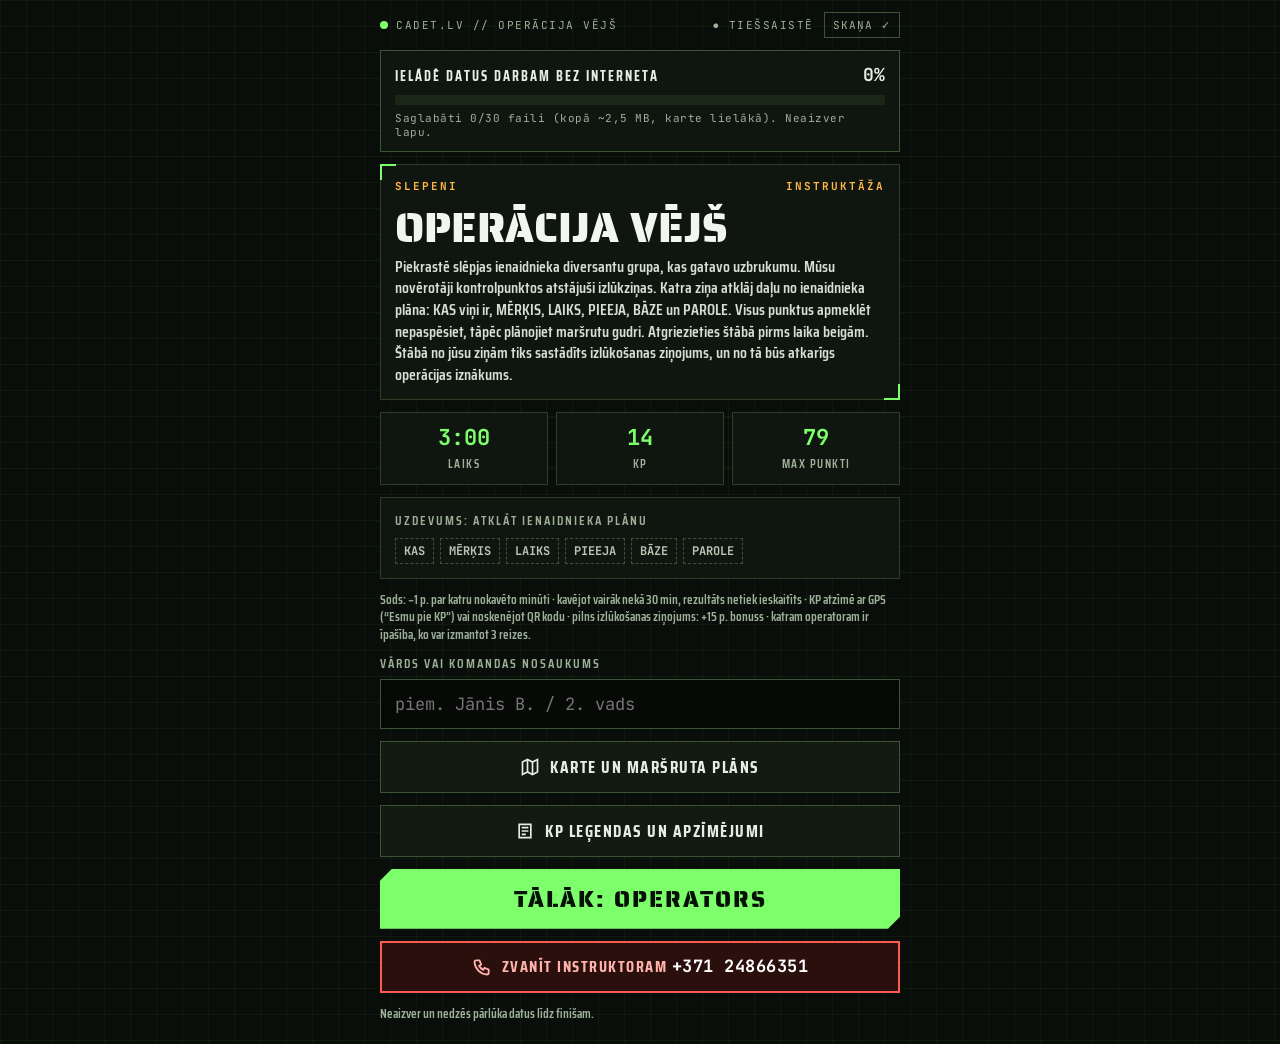
<file: index.html>
<!doctype html>
<html lang="lv">
<head>
<meta charset="utf-8">
<meta name="viewport" content="width=device-width,initial-scale=1,viewport-fit=cover">
<meta name="theme-color" content="#0a0e0a">
<title>Misija · CADET.LV</title>
<link rel="manifest" href="site.webmanifest">
<link rel="icon" href="favicon-32.png">
<link rel="apple-touch-icon" href="apple-touch-icon.png">
<link rel="stylesheet" href="fonts/fonts.css">
<style>
:root{--bg:#0a0e0a;--panel:#0f150f;--line:#2c3d28;--line2:#3d5338;--txt:#E6EDE3;--mut:#9DB19A;--g:#7CFF6B;--amber:#FFB547;--red:#FF5A4E;--acc:#7CFF6B;--accsoft:rgba(124,255,107,.35)}
*{box-sizing:border-box}
html,body{margin:0;background:#070a07;color:var(--txt);-webkit-tap-highlight-color:transparent}
body{font:600 16px/1.35 'Saira Condensed',system-ui,sans-serif;min-height:100vh;
  background-color:var(--bg);background-image:linear-gradient(rgba(124,255,107,.05) 1px,transparent 1px),linear-gradient(90deg,rgba(124,255,107,.05) 1px,transparent 1px);background-size:26px 26px;
  padding:calc(12px + env(safe-area-inset-top)) 14px calc(22px + env(safe-area-inset-bottom))}
.wrap{max-width:520px;margin:0 auto;display:flex;flex-direction:column;gap:12px}
.mono{font-family:'JetBrains Mono',ui-monospace,monospace}
.st{font-family:'Saira Stencil One','Saira Condensed',sans-serif;font-weight:400}
.mut{color:var(--mut)}.small{font-size:13px}
.hidden{display:none!important}
.bar{display:flex;align-items:center;justify-content:space-between;font:400 11px 'JetBrains Mono',monospace;letter-spacing:1.5px;color:var(--mut)}
.dot{display:inline-block;width:8px;height:8px;border-radius:50%;background:var(--acc);margin-right:8px;animation:blink 1.6s infinite}
@keyframes blink{50%{opacity:.25}}
.panel{border:1px solid var(--line);background:var(--panel);padding:14px;position:relative}
.corner:before,.corner:after{content:"";position:absolute;width:14px;height:14px}
.corner:before{top:-1px;left:-1px;border-top:2px solid var(--acc);border-left:2px solid var(--acc)}
.corner:after{bottom:-1px;right:-1px;border-bottom:2px solid var(--acc);border-right:2px solid var(--acc)}
.lbl{font-size:13px;letter-spacing:2px;color:var(--mut);text-transform:uppercase}
.tiles{display:grid;grid-template-columns:repeat(3,minmax(0,1fr));gap:8px}
.tile{border:1px solid var(--line);background:var(--panel);padding:10px 6px;text-align:center}
.tile b{display:block;font:700 22px 'JetBrains Mono',monospace;color:var(--acc)}
.tile span{font-size:12px;letter-spacing:1.5px;color:var(--mut)}
.chips{display:flex;flex-wrap:wrap;gap:6px}
.chip{border:1px dashed var(--line2);padding:4px 8px;color:#B7C6B2;font:700 12px 'JetBrains Mono',monospace}
.fgrid{display:grid;grid-template-columns:repeat(3,minmax(0,1fr));gap:6px;text-align:center;font:700 12px 'JetBrains Mono',monospace}
.fgrid span{border:1px dashed var(--line2);color:#6f8a6a;padding:7px 0}
.fgrid span.on{background:#173a14;border:1px solid var(--g);color:var(--g)}
input,select{width:100%;height:50px;background:#060906;border:1px solid var(--line2);color:var(--txt);font:400 17px 'JetBrains Mono',monospace;padding:0 14px;outline:none;border-radius:0}
select{appearance:none;-webkit-appearance:none}
input:focus,select:focus{border-color:var(--acc)}
.btn{display:flex;align-items:center;justify-content:center;gap:10px;width:100%;min-height:52px;border:1px solid var(--line2);background:#121a11;color:var(--txt);font:700 17px 'Saira Condensed',sans-serif;letter-spacing:1.5px;cursor:pointer;text-decoration:none;padding:8px 12px}
.btn svg{flex:none}
.btn.cta{border:0;background:var(--acc);color:#061006;min-height:60px;font:400 23px 'Saira Stencil One',sans-serif;letter-spacing:2px;clip-path:polygon(12px 0,100% 0,100% calc(100% - 12px),calc(100% - 12px) 100%,0 100%,0 12px)}
.btn.big{min-height:84px;clip-path:polygon(14px 0,100% 0,100% calc(100% - 14px),calc(100% - 14px) 100%,0 100%,0 14px)}
.btn.warn{border-color:var(--amber);color:var(--amber);background:transparent;font-weight:800;letter-spacing:2px}
.btn.ghost{background:transparent}
.btn:disabled{opacity:.4}
.grid4{display:grid;grid-template-columns:repeat(auto-fit,minmax(62px,1fr));gap:6px}
.sq{display:flex;flex-direction:column;align-items:center;justify-content:center;gap:3px;height:66px;border:1px solid var(--line2);background:#121a11;color:var(--txt);font:700 13px 'Saira Condensed',sans-serif;letter-spacing:.8px;cursor:pointer}
.sq.ab{border-color:var(--acc);background:#102910;color:var(--acc)}
.sq:disabled{opacity:.4}
.pulse{position:relative;width:40px;height:40px;flex:none}
.pulse:before{content:"";position:absolute;inset:0;border-radius:50%;border:2px solid #061006;animation:pulse 1.8s infinite}
@keyframes pulse{0%{transform:scale(.6);opacity:.9}100%{transform:scale(1.6);opacity:0}}
.intel{border:1px solid var(--line);border-left:3px solid var(--amber);background:var(--panel);padding:9px 12px;margin-top:8px}
.intel .h{display:flex;justify-content:space-between;gap:8px;font:400 11px 'JetBrains Mono',monospace;color:var(--amber);letter-spacing:1px}
.intel .t{font-size:15px;line-height:1.3;margin-top:4px;color:#D6DFD2;font-weight:600}
.tag{display:inline-block;font:700 10px 'JetBrains Mono',monospace;padding:1px 5px;border:1px solid var(--g);color:var(--g);margin-left:4px}
.armed{border:1px solid var(--acc);background:#102910;color:var(--acc);padding:10px 12px;font:700 15px 'Saira Condensed',sans-serif;letter-spacing:1px;display:flex;gap:10px;align-items:center}
details>summary{cursor:pointer;list-style:none}details>summary::-webkit-details-marker{display:none}
/* Pārklājumi */
.ov{position:fixed;inset:0;z-index:50;background:rgba(5,8,5,.97);display:flex;flex-direction:column;align-items:center;justify-content:center;padding:18px;overflow:auto}
.ov .box{width:100%;max-width:460px;display:flex;flex-direction:column;gap:12px}
.ov video{width:100%;max-width:460px;aspect-ratio:3/4;object-fit:cover;background:#000;border:1px solid var(--line2)}
.frame{position:relative;width:100%;max-width:460px}
.frame:after{content:"";position:absolute;inset:18%;border:3px solid var(--g);box-shadow:0 0 0 2000px rgba(0,0,0,.25)}
.radar{position:relative;width:min(300px,78vw);aspect-ratio:1;border-radius:50%;background:#071207;border:2px solid #2f6b28;box-shadow:0 0 40px rgba(124,255,107,.15) inset;overflow:hidden;margin:0 auto}
.radar svg{position:absolute;inset:0;width:100%;height:100%}
.radar .sw{position:absolute;inset:0;border-radius:50%;background:conic-gradient(from 0deg,rgba(124,255,107,0) 0deg,rgba(124,255,107,0) 290deg,rgba(124,255,107,.55) 358deg,rgba(124,255,107,0) 360deg);animation:spin 2.4s linear infinite}
.radar .rg{position:absolute;inset:0;border-radius:50%;border:2px solid rgba(124,255,107,.6);animation:ring 2.4s ease-out infinite}
.radar .c{position:absolute;left:50%;top:50%;width:12px;height:12px;margin:-6px;border-radius:50%;background:var(--g);box-shadow:0 0 12px var(--g)}
@keyframes spin{to{transform:rotate(360deg)}}
@keyframes ring{0%{transform:scale(.2);opacity:.8}100%{transform:scale(1);opacity:0}}
.sig{display:flex;align-items:flex-end;gap:4px;height:30px}.sig i{width:7px;background:#2c3d28}
.prog{height:6px;background:#1a2618;position:relative}.prog i{position:absolute;left:0;top:0;bottom:0;background:var(--g);transition:width .3s linear}
.stamp{position:relative;width:150px;height:150px;margin:0 auto;animation:pop .6s ease-out both}
.stamp b{position:absolute;inset:0;display:flex;align-items:center;justify-content:center;font:400 58px 'Saira Stencil One',sans-serif}
@keyframes pop{0%{transform:scale(1.6);opacity:0}60%{transform:scale(.95);opacity:1}100%{transform:scale(1)}}
.newfact{position:relative;border:1px solid var(--g);background:#102910;padding:11px 13px;overflow:hidden}
.newfact:after{content:"";position:absolute;left:0;right:0;height:2px;background:rgba(124,255,107,.5);animation:scan 2.2s linear infinite}
@keyframes scan{0%{top:0}100%{top:100%}}
.newfact .h{font:700 12px 'JetBrains Mono',monospace;color:var(--g);letter-spacing:1.5px}
.newfact .t{font-size:17px;line-height:1.35;margin-top:4px;color:#E9F7E5}
.pips{display:grid;grid-auto-flow:column;grid-auto-columns:1fr;gap:4px}.pips i{height:10px;background:#2c3d28}.pips i.on{background:var(--g)}
.dia{display:inline-block;width:14px;height:14px;transform:rotate(45deg);border:2px solid var(--line2);margin:0 5px}.dia.on{background:var(--acc);border-color:var(--acc)}
/* Operatori */
.opgrid{display:grid;grid-template-columns:repeat(3,minmax(0,1fr));gap:8px}
.opc{display:flex;flex-direction:column;align-items:center;gap:3px;padding:8px 4px 10px;background:var(--panel);border:2px solid #24321f;cursor:pointer;color:var(--txt);font:inherit}
.opc .n{font:400 17px/1 'Saira Stencil One',sans-serif}.opc .r{font:400 10px 'JetBrains Mono',monospace;color:var(--mut)}.opc .a{font-size:12px;font-weight:700;line-height:1.1;text-align:center}
.hero{display:flex;gap:14px;align-items:center}
.hero .av{position:relative;width:110px;height:110px;flex:none}
.hero .av .sw{position:absolute;inset:6px;border-radius:50%;background:conic-gradient(from 0deg,transparent 0deg,transparent 300deg,var(--accsoft) 360deg);animation:spin 3s linear infinite}
.hero .av svg{position:absolute;inset:0}
/* Ziņojums */
.paper{position:relative;background:#E8E1CC;color:#1d1a12;padding:14px;font:400 12.5px/1.45 'JetBrains Mono',monospace}
.paper .top{display:flex;justify-content:space-between;font-size:10px;letter-spacing:1px;border-bottom:2px solid #1d1a12;padding-bottom:6px}
.paper .l{margin:5px 0}.paper .x{background:#1d1a12;color:#1d1a12;padding:0 3px;user-select:none}
.paper .stp{display:inline-block;transform:rotate(-6deg);border:3px solid;padding:4px 10px;font:400 17px 'Saira Stencil One',sans-serif;letter-spacing:1px;margin-top:8px}
.stp.full{color:#1a7a32}.stp.part{color:#a26b00}.stp.fail{color:#b3261e}
.qrbox{background:#fff;padding:8px;width:100%;max-width:300px;margin:0 auto}
.qrbox svg{display:block;width:100%;height:auto}
/* Karte */
#mapOv{position:fixed;inset:0;z-index:40;background:#0a0e0a;display:flex;flex-direction:column}
#mapVp{position:relative;flex:1;overflow:hidden;background:#dfe6d8}
.mapbar{display:flex;gap:8px;align-items:center;padding:calc(8px + env(safe-area-inset-top)) 10px 8px}
.mapbar .t{flex:1;min-width:0;font:400 17px 'Saira Stencil One',sans-serif;white-space:nowrap;overflow:hidden;text-overflow:ellipsis}
.maptools{position:absolute;right:10px;bottom:calc(14px + env(safe-area-inset-bottom));display:grid;gap:8px;z-index:2}
.maptools button{width:52px;height:52px;border:1px solid var(--line2);background:rgba(10,14,10,.92);color:#fff;font:700 22px system-ui}
.maplegend{position:absolute;left:10px;bottom:calc(14px + env(safe-area-inset-bottom));z-index:2;background:rgba(10,14,10,.9);color:#fff;padding:8px 10px;font:400 11px/1.7 'JetBrains Mono',monospace}
.legc{border:1px solid var(--line);background:var(--panel);padding:12px;display:flex;gap:12px;margin-top:10px}
.legc.vis{opacity:.6}
.legc .ic{width:54px;height:54px;flex:none;border:1px solid var(--line2);display:flex;align-items:center;justify-content:center;background:#fff}
.legc .kp{font:400 22px/1 'Saira Stencil One',sans-serif}
.legc .ob{font-size:16px;font-weight:700;color:#F2F6EF;margin-top:4px}
.legc .pl{font:400 12px 'JetBrains Mono',monospace;color:var(--amber);margin-top:2px}
.legc .lk{font-size:14px;color:#C3D0BE;margin-top:4px;line-height:1.3}
.tabs{display:grid;grid-template-columns:1fr 1fr;gap:6px}
.tabs button{height:44px;border:1px solid var(--line2);background:#121a11;color:var(--mut);font:700 14px 'Saira Condensed',sans-serif;letter-spacing:1.5px}
.tabs button.on{border-color:var(--acc);color:var(--acc);background:#102910}
.gl{display:flex;gap:12px;align-items:center;border-bottom:1px solid #22301f;padding:10px 0}
.gl .ic{width:46px;height:46px;flex:none;border:1px solid var(--line2);background:#fff;display:flex;align-items:center;justify-content:center}
.gl b{display:block;font-size:16px}.gl span{font-size:14px;color:#C3D0BE}
.sw{display:inline-block;width:14px;height:14px;vertical-align:-2px;margin-right:6px;border:1px solid #556}
.call{display:flex;align-items:center;justify-content:center;gap:10px;min-height:52px;border:2px solid #FF5A4E;background:#2a0f0d;color:#FFB3AB;text-decoration:none;font:700 16px 'Saira Condensed',sans-serif;letter-spacing:1.5px;padding:6px 12px;text-align:center}
.call b{font:700 17px 'JetBrains Mono',monospace;color:#fff;letter-spacing:.5px}
.load{border:1px solid var(--line2);background:var(--panel);padding:12px 14px}
.load.ok{border-color:var(--g)}.load.bad{border-color:var(--red)}
.load .row{display:flex;justify-content:space-between;align-items:baseline;gap:8px}
.load .ttl{font:700 14px 'Saira Condensed',sans-serif;letter-spacing:2px}
.load .pct{font:700 18px 'JetBrains Mono',monospace}
.load .barx{height:10px;background:#1a2618;margin-top:8px;position:relative;overflow:hidden}
.load .barx i{position:absolute;left:0;top:0;bottom:0;background:var(--g);transition:width .25s}
.load .barx i.run{background-image:repeating-linear-gradient(45deg,rgba(0,0,0,.18) 0 8px,transparent 8px 16px);background-size:22px 22px;animation:stripes .6s linear infinite}
@keyframes stripes{to{background-position:22px 0}}
.load .sub{font:400 11px 'JetBrains Mono',monospace;color:var(--mut);margin-top:6px;letter-spacing:.5px}
.task{border:2px solid var(--amber);background:#1d1608;padding:16px}
.task .q{font:700 21px/1.3 'Saira Condensed',sans-serif;color:#FFF3DC;margin:10px 0}
.badge{display:inline-block;min-width:18px;height:18px;border-radius:9px;background:var(--amber);color:#1a1307;font:700 11px/18px 'JetBrains Mono',monospace;text-align:center;padding:0 4px;margin-left:4px}
.md{display:inline-block;width:11px;height:11px;border-radius:50%;vertical-align:-1px;margin-right:4px}
</style>
</head>
<body>
<div class="wrap">
  <div class="bar"><span><span class="dot"></span>CADET.LV // <span id="gameTitle">MISIJA</span></span><span style="display:flex;align-items:center;gap:10px"><span id="net"></span><button id="muteBtn" data-sfx="none" aria-label="Skaņa" style="background:none;border:1px solid var(--line2);color:var(--mut);font:400 11px 'JetBrains Mono',monospace;letter-spacing:1px;padding:5px 8px;cursor:pointer"></button></span></div>

  <!-- 1. INSTRUKTĀŽA -->
  <section id="vBrief" class="hidden" style="display:flex;flex-direction:column;gap:12px">
    <div class="load" id="loadBox"><div class="row"><span class="ttl" id="loadTtl">IELĀDĒ DATUS DARBAM BEZ INTERNETA</span><span class="pct" id="loadPct">0%</span></div><div class="barx"><i id="loadBar" class="run" style="width:0%"></i></div><div class="sub" id="loadSub">Neaizver lapu, kamēr ielāde nav pabeigta.</div></div>
    <div class="panel corner">
      <div class="mono" style="display:flex;justify-content:space-between;font-size:11px;color:var(--amber);letter-spacing:2px"><span>SLEPENI</span><span>INSTRUKTĀŽA</span></div>
      <div class="st" id="briefTitle" style="font-size:42px;line-height:1;margin:12px 0 6px;color:#F2F6EF"></div>
      <p id="briefText" style="margin:8px 0 0;font-size:16px;color:#D6DFD2"></p>
    </div>
    <div class="tiles">
      <div class="tile"><b id="tLaiks">3:00</b><span>LAIKS</span></div>
      <div class="tile"><b id="tKp">0</b><span>KP</span></div>
      <div class="tile"><b id="tMax">0</b><span>MAX PUNKTI</span></div>
    </div>
    <div class="panel" id="briefFacts">
      <div class="lbl" style="margin-bottom:8px">Uzdevums: atklāt ienaidnieka plānu</div>
      <div class="chips" id="briefChips"></div>
    </div>
    <p class="mut small" id="briefRules" style="margin:0"></p>
    <label style="display:flex;flex-direction:column;gap:6px">
      <span class="lbl">Vārds vai komandas nosaukums</span>
      <input id="name" maxlength="40" autocomplete="off" placeholder="piem. Jānis B. / 2. vads">
    </label>
    <button class="btn" id="mapBtn1"><svg width="20" height="20" viewBox="0 0 24 24" fill="none" stroke="currentColor" stroke-width="2" aria-hidden="true"><path d="M3 6l6-3 6 3 6-3v15l-6 3-6-3-6 3z"/><path d="M9 3v15M15 6v15"/></svg>KARTE UN MARŠRUTA PLĀNS</button>
    <button class="btn" id="legBtn1"><svg width="20" height="20" viewBox="0 0 24 24" fill="none" stroke="currentColor" stroke-width="2" aria-hidden="true"><path d="M5 4h14v16H5z"/><path d="M8 8h8M8 12h8M8 16h5"/></svg>KP LEĢENDAS UN APZĪMĒJUMI</button>
    <button class="btn cta" id="startBtn" data-sfx="none">SĀKT MISIJU</button>
    <a class="call callBtn" href="#"><svg width="20" height="20" viewBox="0 0 24 24" fill="none" stroke="currentColor" stroke-width="2.2" aria-hidden="true"><path d="M5 4h4l2 5-2.5 1.5a11 11 0 005 5L15 13l5 2v4a2 2 0 01-2 2A16 16 0 013 6a2 2 0 012-2"/></svg><span>ZVANĪT INSTRUKTORAM <b class="callNum"></b></span></a>
    <p class="mut small" id="offlineNote" style="margin:0">Neaizver un nedzēs pārlūka datus līdz finišam.</p>
  </section>

  <!-- 1b. OPERATORA IZVĒLE -->
  <section id="vOps" class="hidden" style="display:flex;flex-direction:column;gap:12px">
    <div class="st" style="font-size:28px;line-height:1">IZVĒLIES OPERATORU</div>
    <div class="panel" id="opHeroBox" style="border-color:var(--acc)">
      <div class="hero">
        <div class="av"><div class="sw"></div><div id="opHeroAv"></div></div>
        <div style="flex:1;min-width:0">
          <div class="mono" id="opHeroRole" style="font-size:11px;letter-spacing:1.5px;color:var(--acc)"></div>
          <div class="st" id="opHeroName" style="font-size:30px;line-height:1.05;margin-top:2px"></div>
          <div id="opHeroMotto" style="font-size:14px;line-height:1.25;color:#C3D0BE;margin-top:4px"></div>
        </div>
      </div>
    </div>
    <div style="border:1px dashed var(--acc);background:#0c120c;padding:10px 12px;display:flex;gap:12px;align-items:center">
      <svg width="32" height="32" viewBox="0 0 24 24" fill="none" stroke="currentColor" stroke-width="2" aria-hidden="true" style="flex:none;color:var(--acc)"><path d="M13 2L4 14h7l-1 8 9-12h-7z"/></svg>
      <div style="flex:1;min-width:0">
        <div style="display:flex;justify-content:space-between;gap:8px;align-items:center"><span class="st" id="opHeroAb" style="font-size:18px;color:var(--acc)"></span><span class="mono" id="opHeroUses" style="font-size:12px;color:var(--acc);letter-spacing:1px;white-space:nowrap"></span></div>
        <div id="opHeroAd" style="font-size:14px;line-height:1.25;color:#D6DFD2"></div>
      </div>
    </div>
    <div class="opgrid" id="opGrid"></div>
    <button class="btn cta" id="opsStart" data-sfx="none">GATAVS · SĀKT MISIJU</button>
    <button class="btn ghost" id="opsBack">ATPAKAĻ</button>
  </section>

  <!-- 2. MISIJA -->
  <section id="vRun" class="hidden" style="display:flex;flex-direction:column;gap:12px">
    <div id="opChip" style="display:flex;align-items:center;gap:10px">
      <div id="opChipAv"></div>
      <div style="line-height:1.05;flex:1;min-width:0">
        <div class="st" id="opChipName" style="font-size:20px"></div>
        <div class="mono" id="opChipRole" style="font-size:11px;letter-spacing:1px;color:var(--acc)"></div>
      </div>
      <div class="mono small mut" id="whoami" style="text-align:right"></div>
    </div>

    <a class="call callBtn" href="#"><svg width="20" height="20" viewBox="0 0 24 24" fill="none" stroke="currentColor" stroke-width="2.2" aria-hidden="true"><path d="M5 4h4l2 5-2.5 1.5a11 11 0 005 5L15 13l5 2v4a2 2 0 01-2 2A16 16 0 013 6a2 2 0 012-2"/></svg><span>ZVANĪT INSTRUKTORAM <b class="callNum"></b></span></a>
    <div class="panel" style="display:flex;align-items:center;gap:14px">
      <div style="position:relative;width:132px;height:132px;flex:none">
        <svg width="132" height="132" viewBox="0 0 132 132" aria-hidden="true">
          <circle cx="66" cy="66" r="58" fill="none" stroke="#1d2a1b" stroke-width="10"/>
          <circle id="ring" cx="66" cy="66" r="58" fill="none" stroke="#7CFF6B" stroke-width="10" stroke-dasharray="364.4" stroke-dashoffset="0" transform="rotate(-90 66 66)"/>
          <circle cx="66" cy="66" r="46" fill="none" stroke="#2c3d28" stroke-width="1" stroke-dasharray="2 4"/>
        </svg>
        <div style="position:absolute;inset:0;display:flex;flex-direction:column;align-items:center;justify-content:center">
          <div class="mono" id="timer" style="font-size:24px;font-weight:700;color:#F2F6EF">--:--</div>
          <div id="timerLabel" style="font-size:12px;letter-spacing:2px;color:var(--mut)">ATLICIS</div>
        </div>
      </div>
      <div style="flex:1;display:flex;flex-direction:column;gap:7px">
        <div style="display:flex;justify-content:space-between;align-items:baseline;border-bottom:1px solid #22301f;padding-bottom:5px"><span class="lbl" style="font-size:14px">Punkti</span><span class="mono" id="sPts" style="font-size:24px;font-weight:700;color:var(--g)">0</span></div>
        <div style="display:flex;justify-content:space-between;align-items:baseline;border-bottom:1px solid #22301f;padding-bottom:5px"><span class="lbl" style="font-size:14px">KP</span><span class="mono" style="font-size:20px;font-weight:700"><span id="sKp">0</span><span style="color:#6f8a6a">/<span id="sKpT">0</span></span></span></div>
        <div style="display:flex;justify-content:space-between;align-items:baseline" id="sFactsRow"><span class="lbl" style="font-size:14px">Ziņas</span><span class="mono" style="font-size:20px;font-weight:700;color:var(--amber)"><span id="factN">0</span><span style="color:#8a7346">/<span id="factT">0</span></span></span></div>
      </div>
    </div>
    <div class="mono" id="lateInfo" style="font-size:13px;color:var(--red);text-align:center"></div>

    <div class="panel" id="factCard" style="padding:10px 12px">
      <div class="lbl" style="font-size:12px;margin-bottom:8px">Ienaidnieka plāns</div>
      <div class="fgrid" id="factChips"></div>
      <div class="mut small" id="factHint" style="margin-top:8px"></div>
    </div>

    <div class="armed hidden" id="armedBox"></div>

    <button class="btn cta big" id="gpsBtn" data-sfx="none"><span class="pulse"><svg width="40" height="40" viewBox="0 0 40 40" fill="none" stroke="#061006" stroke-width="2.5" aria-hidden="true"><circle cx="20" cy="20" r="17"/><circle cx="20" cy="20" r="9"/><path d="M20 20L32 8"/><circle cx="20" cy="20" r="2.5" fill="#061006"/></svg></span><span style="display:flex;flex-direction:column;line-height:1;text-align:left"><span style="font-size:28px">ESMU PIE KP</span><span class="mono" style="font-size:11px;font-weight:700;letter-spacing:1px;margin-top:4px">GPS APSTIPRINĀJUMS</span></span></button>
    <button class="btn cta big hidden" id="scanBigBtn"><svg width="34" height="34" viewBox="0 0 24 24" fill="none" stroke="currentColor" stroke-width="2.2" aria-hidden="true"><path d="M4 8V4h4M16 4h4v4M20 16v4h-4M8 20H4v-4"/><path d="M8 8h3v3H8zM13 13h3v3h-3zM13 8h3M8 13v3"/></svg><span style="font-size:28px">SKENĒT KP</span></button>

    <div class="grid4">
      <button class="sq" id="mapBtn2"><svg width="22" height="22" viewBox="0 0 24 24" fill="none" stroke="currentColor" stroke-width="2" aria-hidden="true"><path d="M3 6l6-3 6 3 6-3v15l-6 3-6-3-6 3z"/><path d="M9 3v15M15 6v15"/></svg>KARTE</button>
      <button class="sq" id="scanBtn"><svg width="22" height="22" viewBox="0 0 24 24" fill="none" stroke="currentColor" stroke-width="2" aria-hidden="true"><path d="M4 8V4h4M16 4h4v4M20 16v4h-4M8 20H4v-4"/><path d="M8 8h3v3H8zM13 13h3v3h-3zM13 8h3M8 13v3"/></svg>SKENĒT QR</button>
      <button class="sq" id="manualBtn"><svg width="22" height="22" viewBox="0 0 24 24" fill="none" stroke="currentColor" stroke-width="2" aria-hidden="true"><rect x="3" y="6" width="18" height="12" rx="1"/><path d="M7 10h.01M11 10h.01M15 10h.01M7 14h10"/></svg>KODS</button>
      <button class="sq" id="legBtn2"><svg width="20" height="20" viewBox="0 0 24 24" fill="none" stroke="currentColor" stroke-width="2" aria-hidden="true"><path d="M5 4h14v16H5z"/><path d="M8 8h8M8 12h8M8 16h5"/></svg>LEĢENDA</button>
      <button class="sq ab" id="abBtn"><svg width="20" height="20" viewBox="0 0 24 24" fill="none" stroke="currentColor" stroke-width="2" aria-hidden="true"><path d="M13 2L4 14h7l-1 8 9-12h-7z"/></svg>ĪPAŠĪBA<span class="mono" id="abPips" style="font-size:10px;letter-spacing:2px"></span></button>
    </div>

    <button class="btn hidden" id="taskListBtn" style="border-color:var(--amber);color:var(--amber);background:#1d1608"></button>
    <div id="lastIntel"></div>
    <details class="panel" id="intelDet" style="padding:10px 12px">
      <summary class="lbl" style="font-size:13px">▸ Visas izlūkziņas (<span id="intelN">0</span>)</summary>
      <div id="intelList"></div>
    </details>

    <button class="btn warn" id="finishBtn" data-sfx="none"><svg width="20" height="20" viewBox="0 0 24 24" fill="none" stroke="currentColor" stroke-width="2" aria-hidden="true"><path d="M5 21V4M5 4h11l-2 4 2 4H5"/></svg>FINIŠS: ESMU ŠTĀBĀ</button>
  </section>

  <!-- 3. FINIŠS -->
  <section id="vDone" class="hidden" style="display:flex;flex-direction:column;gap:12px">
    <div class="panel" style="display:flex;align-items:center;gap:12px;padding:10px 12px">
      <div id="dAv"></div>
      <div style="flex:1;min-width:0">
        <div class="lbl" id="dWhoTop" style="font-size:12px"></div>
        <div class="st" id="dRank" style="font-size:24px;line-height:1;color:var(--amber)"></div>
      </div>
      <div style="text-align:right"><div class="mono" id="dTotal" style="font-size:34px;font-weight:700;line-height:1;color:var(--g)"></div><div class="lbl" style="font-size:12px">punkti</div></div>
    </div>
    <div class="tiles" id="dTiles"></div>
    <div class="mut small" id="dDetail" style="text-align:center"></div>
    <div class="paper" id="dRepCard"><div id="dRep"></div></div>
    <div class="panel" style="text-align:center">
      <div class="st" style="font-size:20px">NODOD ZIŅOJUMU ŠTĀBAM</div>
      <div class="mut small" style="margin:4px 0 10px">Parādi šo kodu vadītājam. Nedzēs pārlūka datus, kamēr tas nav noskenēts.</div>
      <div class="qrbox" id="resultQr"></div>
      <div class="mono small mut" id="dWho" style="margin-top:8px"></div>
    </div>
    <details class="panel" style="padding:10px 12px"><summary class="lbl" style="font-size:13px">▸ Tavas izlūkziņas</summary><div id="dIntel"></div></details>
    <a class="call callBtn" href="#"><svg width="20" height="20" viewBox="0 0 24 24" fill="none" stroke="currentColor" stroke-width="2.2" aria-hidden="true"><path d="M5 4h4l2 5-2.5 1.5a11 11 0 005 5L15 13l5 2v4a2 2 0 01-2 2A16 16 0 013 6a2 2 0 012-2"/></svg><span>ZVANĪT INSTRUKTORAM <b class="callNum"></b></span></a>
    <button class="btn ghost" id="newBtn">Sākt jaunu misiju šajā telefonā</button>
  </section>
</div>

<!-- KARTE -->
<div id="mapOv" class="hidden">
  <div class="mapbar"><div class="t" id="mapTitle">KARTE</div><button class="btn" style="width:auto;min-height:44px" id="legBtn3"><svg width="18" height="18" viewBox="0 0 24 24" fill="none" stroke="currentColor" stroke-width="2" aria-hidden="true"><path d="M5 4h14v16H5z"/><path d="M8 8h8M8 12h8M8 16h5"/></svg>LEĢENDA</button><button class="btn" style="width:auto;min-height:44px" id="mapClose">✕ AIZVĒRT</button></div>
  <div id="mapVp">
    <div class="maptools">
      <button id="mzIn" aria-label="Tuvināt">+</button>
      <button id="mzOut" aria-label="Attālināt">−</button>
      <button id="mzFit" aria-label="Visa misija" style="font-size:18px">⤢</button>
    </div>
    <div class="maplegend"><span class="md" style="border:2px solid #c51fc5"></span>jāapmeklē · <span class="md" style="background:#5fd07a;border:2px solid #0d5c22"></span>apmeklēts<br><span style="color:#e07ae0">△</span> starts/finišs · <span id="mapCount"></span></div>
  </div>
</div>

<!-- LEĢENDA / KATALOGS -->
<div class="ov hidden" id="legOv" style="justify-content:flex-start;background:#0a0e0a">
  <div class="box">
    <div class="bar"><span>KP KATALOGS</span><span id="legCount"></span></div>
    <div class="st" style="font-size:28px;line-height:1">LEĢENDAS</div>
    <div class="tabs"><button id="legTab1" class="on">KONTROLPUNKTI</button><button id="legTab2">APZĪMĒJUMI</button></div>
    <div id="legList"></div>
    <div id="legGloss" class="hidden"></div>
    <button class="btn" id="legClose" style="position:sticky;bottom:0">AIZVĒRT</button>
  </div>
</div>

<!-- QR SKENERIS -->
<div class="ov hidden" id="scanOv">
  <div class="frame"><video id="video" playsinline muted></video></div>
  <p class="mut" id="scanMsg" style="text-align:center">Notēmē kameru uz KP QR kodu</p>
  <div class="box"><button class="btn" id="scanClose">ATCELT</button></div>
</div>

<!-- ROKAS IEVADE -->
<div class="ov hidden" id="manOv">
  <div class="box panel corner">
    <div class="st" style="font-size:24px">IEVADI KP KODU</div>
    <div class="mut small">Kods ir uzrakstīts pie kontrolpunkta vai to tev pateiks vadītājs.</div>
    <div style="display:grid;grid-template-columns:1fr 1fr;gap:10px">
      <label><span class="lbl">KP numurs</span><input id="mKp" inputmode="numeric" maxlength="4" placeholder="31"></label>
      <label><span class="lbl">Kods</span><input id="mCode" maxlength="4" placeholder="ABCD" style="text-transform:uppercase"></label>
    </div>
    <div style="display:grid;grid-template-columns:1fr 1fr;gap:10px"><button class="btn" id="mCancel">ATCELT</button><button class="btn cta" id="mOk" style="font-size:19px">APSTIPRINĀT</button></div>
  </div>
</div>

<!-- GPS RADARS -->
<div class="ov hidden" id="gpsOv">
  <div class="box">
    <div class="bar"><span>GPS APSTIPRINĀJUMS</span><span style="color:var(--g);animation:blink 1s infinite">● UZTVER</span></div>
    <div class="st" id="gpsTitle" style="font-size:30px;line-height:1.05;text-align:center">MEKLĒ KONTROLPUNKTU</div>
    <div class="radar">
      <svg viewBox="0 0 300 300" aria-hidden="true"><circle cx="150" cy="150" r="112" fill="none" stroke="#1f4a1b"/><circle cx="150" cy="150" r="75" fill="none" stroke="#1f4a1b"/><circle cx="150" cy="150" r="38" fill="none" stroke="#1f4a1b"/><path d="M150 0V300M0 150H300" stroke="#1f4a1b"/><path d="M44 44L256 256M256 44L44 256" stroke="#14301a" stroke-dasharray="3 5"/></svg>
      <div class="sw"></div><div class="rg"></div><div class="c"></div>
    </div>
    <div class="panel" style="display:flex;align-items:center;gap:14px;padding:12px 14px">
      <div class="sig" id="gpsSig"><i style="height:9px"></i><i style="height:16px"></i><i style="height:23px"></i><i style="height:30px"></i></div>
      <div style="flex:1"><div class="lbl" style="font-size:13px">Signāla precizitāte</div><div class="mono" id="gpsAcc" style="font-size:22px;font-weight:700">gaida…</div></div>
    </div>
    <p class="mut" id="gpsText" style="text-align:center;margin:0">Stāvi mierīgi pie KP, ja iespējams, atklātā vietā. Pārbaude ilgst līdz 30 sekundēm.</p>
    <div class="prog"><i id="gpsProg" style="width:0%"></i></div>
    <button class="btn" id="gpsCancel">ATCELT</button>
  </div>
</div>

<!-- REZULTĀTS -->
<div class="ov hidden" id="resOv">
  <div class="box">
    <div class="bar"><span id="resHead">SAKARI ATJAUNOTI</span><span id="resClock"></span></div>
    <div class="stamp" id="resStamp">
      <svg width="150" height="150" viewBox="0 0 150 150" aria-hidden="true"><circle cx="75" cy="75" r="68" fill="none" stroke="currentColor" stroke-width="4"/><circle cx="75" cy="75" r="58" fill="none" stroke="currentColor" stroke-width="1" stroke-dasharray="4 6"/><path d="M75 0v18M75 132v18M0 75h18M132 75h18" stroke="currentColor" stroke-width="3"/></svg>
      <b id="resBig"></b>
    </div>
    <div class="st" id="resTitle" style="font-size:30px;line-height:1.05;text-align:center"></div>
    <div class="mono mut" id="resSub" style="font-size:12px;letter-spacing:1px;text-align:center"></div>
    <div id="resIntel"></div>
    <div id="resFacts" style="display:flex;flex-direction:column;gap:10px"></div>
    <a class="call callBtn hidden" id="resCall" href="#"><svg width="20" height="20" viewBox="0 0 24 24" fill="none" stroke="currentColor" stroke-width="2.2" aria-hidden="true"><path d="M5 4h4l2 5-2.5 1.5a11 11 0 005 5L15 13l5 2v4a2 2 0 01-2 2A16 16 0 013 6a2 2 0 012-2"/></svg><span>ZVANĪT INSTRUKTORAM <b class="callNum"></b></span></a>
    <button class="btn cta" id="resOk">TURPINĀT MISIJU</button>
  </div>
</div>

<!-- ŠTĀBA UZDEVUMS -->
<div class="ov hidden" id="taskOv">
  <div class="box">
    <div class="bar"><span style="color:var(--amber)">● ŠIFRĒTS ZIŅOJUMS NO ŠTĀBA</span><span id="taskNo"></span></div>
    <div class="task">
      <div class="st" style="font-size:26px;line-height:1.05;color:var(--amber)">ŠTĀBA UZDEVUMS</div>
      <div class="mono" style="font-size:12px;color:#E8D3A8;margin-top:6px;letter-spacing:.5px">Atbildi pareizi un saņem <b>+1 īpašības reizi</b>.</div>
      <div class="q" id="taskQ"></div>
      <div class="mut small" id="taskHint"></div>
      <input id="taskA" autocomplete="off" style="margin-top:10px;font-size:22px;text-align:center">
      <div class="mono small" id="taskMsg" style="margin-top:8px;min-height:18px;text-align:center"></div>
      <div class="mut small" id="taskMore" style="margin-top:8px;text-align:center"></div>
    </div>
    <button class="btn cta" id="taskOk" data-sfx="none">ATBILDĒT</button>
    <button class="btn" id="taskLater">ATLIKT UZ VĒLĀKU</button>
  </div>
</div>

<!-- ŠTĀBA PAZIŅOJUMS -->
<div class="ov hidden" id="annOv">
  <div class="box">
    <div class="bar"><span style="color:var(--g)">● ŠTĀBA PAZIŅOJUMS</span><span id="annClock"></span></div>
    <div class="stamp" style="color:var(--g)"><svg width="150" height="150" viewBox="0 0 150 150" aria-hidden="true"><circle cx="75" cy="75" r="68" fill="none" stroke="currentColor" stroke-width="4"/><circle cx="75" cy="75" r="58" fill="none" stroke="currentColor" stroke-width="1" stroke-dasharray="4 6"/><path d="M75 0v18M75 132v18M0 75h18M132 75h18" stroke="currentColor" stroke-width="3"/></svg><b id="annBig" style="font-size:44px"></b></div>
    <div class="st" id="annTitle" style="font-size:30px;line-height:1.05;text-align:center"></div>
    <p id="annText" style="margin:0;text-align:center;color:#D6DFD2;font-size:17px"></p>
    <div class="panel mono" id="annTime" style="text-align:center;font-size:15px"></div>
    <button class="btn cta" id="annOk">SAPRATU</button>
  </div>
</div>

<!-- UZDEVUMU SARAKSTS -->
<div class="ov hidden" id="taskListOv" style="justify-content:flex-start;background:#0a0e0a">
  <div class="box">
    <div class="bar"><span style="color:var(--amber)">● ŠTĀBA UZDEVUMI</span><span id="tlCount"></span></div>
    <div class="st" style="font-size:28px;line-height:1;color:var(--amber)">PAPILDINĀT ĪPAŠĪBU</div>
    <div class="mut small">Par katru pareizu atbildi: +1 īpašības reize. Uzmanīgi: daudziem uzdevumiem ir tikai viens mēģinājums.</div>
    <div id="tlList" style="display:flex;flex-direction:column;gap:8px"></div>
    <button class="btn" id="tlClose">AIZVĒRT</button>
  </div>
</div>

<!-- ĪPAŠĪBA -->
<div class="ov hidden" id="abOv">
  <div class="box">
    <div class="panel" style="display:flex;flex-direction:column;align-items:center;text-align:center;gap:8px;border-color:var(--acc)">
      <div id="abAv"></div>
      <div class="mono mut" id="abWho" style="font-size:11px;letter-spacing:2px"></div>
      <div class="st" id="abName" style="font-size:30px;line-height:1;color:var(--acc)"></div>
      <div id="abDesc" style="font-size:16px;color:#D6DFD2"></div>
      <div id="abDia" style="margin-top:4px"></div>
      <div class="mono" id="abLeft" style="font-size:12px;color:var(--acc);letter-spacing:1px"></div>
    </div>
    <div id="abTasks"></div>
    <div id="abForm" style="display:flex;flex-direction:column;gap:8px"></div>
    <div class="panel hidden" id="abRes" style="border-color:var(--acc);background:#0c160c"></div>
    <button class="btn cta" id="abUse" data-sfx="none">IZMANTOT</button>
    <button class="btn" id="abClose">AIZVĒRT</button>
  </div>
</div>

<script src="assets.js"></script>
<script src="jsqr.js"></script>
<script src="qrcode.js"></script>
<script src="common.js"></script>
<script src="ops.js"></script>
<script src="tasks.js"></script>
<script src="game.js"></script>
<script src="map.js"></script>
<script src="sfx.js"></script>
<script>
const $=id=>document.getElementById(id);
let game=null, st=null, stopScan=null, timerInt=null, busyScan=false, pickOp='vanags';
const ICON_GPS='📡';

const stKey=()=> 'misija_state_'+game.id;
function save(){localStorage.setItem(stKey(),JSON.stringify(st))}
function load(){try{return JSON.parse(localStorage.getItem(stKey())||'null')}catch(e){return null}}
const abilOn=()=>!!game.abil;
const TASKS=()=>(window.MISIJA_TASKS||[]);
const taskSt=id=>((st&&st.tasks)||{})[id]||{};
const bonusUses=()=>TASKS().reduce((a,t)=>a+(taskSt(t.id).ok?(t.reward||1):0),0);
const usesMax=()=>(game.uses||3)+bonusUses();
const pendingTasks=()=>TASKS().filter(t=>{const s=taskSt(t.id);return !s.ok&&(s.fails||0)<(t.tries||3)});
const limitMin=()=>game.min+(st&&st.extra||0)+M.timeBonus(game);
const factName=id=>((game.facts||[]).find(f=>f.id===id)||{t:id}).t;
const kpById=id=>game.kp.find(k=>k.id===id);

function setAccent(op){
  const o=op&&opById(op);
  document.documentElement.style.setProperty('--acc',o?o.c:'#7CFF6B');
  document.documentElement.style.setProperty('--accsoft',o?o.soft:'rgba(124,255,107,.35)');
}

async function init(){
  const h=location.hash;
  const gm=h.match(/[#&]g=([A-Za-z0-9_-]+)/);
  if(gm){
    try{game=M.gameFromLink(await M.unpack(gm[1]),window.MISIJA_DEFAULT);localStorage.setItem('misija_game',JSON.stringify(game));}
    catch(e){alert('Starta saite ir bojāta. Izmantoju iepriekšējo misiju.');}
  }
  // Saglabāto misiju izmantojam tikai, ja tajā jau ir sākta spēle; citādi jaunākais noklusējums
  if(!game){try{const g=JSON.parse(localStorage.getItem('misija_game')||'null');if(g&&localStorage.getItem('misija_state_'+g.id))game=g}catch(e){}}
  if(!game)game=window.MISIJA_DEFAULT;
  st=load();
  $('gameTitle').textContent=game.title.toUpperCase();
  const kp=M.parseKp(h);
  if(gm||kp)history.replaceState(null,'',location.pathname);
  render();
  if(kp)handleKp(kp.id,kp.code);
}

function renderCall(){
  // Labojums: sākotnējā versijā bija kļūdains numurs; jaunsargiem, kas misiju sāka ar to, rādām pareizo
  if((game.phone||'').replace(/\s/g,'')==='+371244866351'){game.phone=window.MISIJA_DEFAULT.phone;try{localStorage.setItem('misija_game',JSON.stringify(game))}catch(e){}}
  const ph=(game.phone||'').trim(), tel=ph.replace(/[^+\d]/g,'');
  document.querySelectorAll('.callBtn').forEach(a=>{a.href='tel:'+tel;if(!ph)a.classList.add('hidden');else if(a.id!=='resCall')a.classList.remove('hidden')});
  document.querySelectorAll('.callNum').forEach(b=>b.textContent=ph);
}
function show(v){['vBrief','vOps','vRun','vDone'].forEach(x=>$(x).classList.toggle('hidden',x!==v))}

function render(){
  clearInterval(timerInt);
  renderCall();
  setAccent(st&&st.op);
  if(!st||!st.start){
    show('vBrief');
    $('briefTitle').textContent=game.title.toUpperCase();
    $('briefText').textContent=game.brief;
    $('tLaiks').textContent=game.min>=60?(Math.floor(game.min/60)+':'+String(game.min%60).padStart(2,'0')):game.min+' min';
    $('tKp').textContent=game.kp.length; $('tMax').textContent=M.maxPoints(game);
    const facts=game.facts||[];
    $('briefFacts').classList.toggle('hidden',!facts.length);
    $('briefChips').innerHTML=facts.map(f=>`<span class="chip">${M.esc(f.t)}</span>`).join('');
    const mode=M.checkMode(game);
    $('briefRules').textContent=`Sods: −${game.pen} p. par katru nokavēto minūti`+(game.dq>0?` · kavējot vairāk nekā ${game.dq} min, rezultāts netiek ieskaitīts`:'')+
      (mode==='gps'?' · KP atzīmē ar GPS: pie KP spied “Esmu pie KP”':mode==='both'?' · KP atzīmē ar GPS (“Esmu pie KP”) vai noskenējot QR kodu':' · KP atzīmē, noskenējot QR kodu')+
      (facts.length&&game.bonus?` · pilns izlūkošanas ziņojums: +${game.bonus} p. bonuss`:'')+(abilOn()?` · katram operatoram ir īpašība, ko var izmantot ${usesMax()} reizes`:'')+'.';
    $('startBtn').textContent=abilOn()?'TĀLĀK: OPERATORS':'SĀKT MISIJU';
    if(st&&st.name)$('name').value=st.name;
  }else if(!st.finish){
    show('vRun');
    const o=st.op&&opById(st.op);
    $('opChip').classList.toggle('hidden',!o);
    if(o){$('opChipAv').innerHTML=avatarSvg(o.k,44);$('opChipName').textContent=st.name.toUpperCase();$('opChipRole').textContent=o.name+' · '+o.role;}
    $('whoami').innerHTML=(o?'':M.esc(st.name)+'<br>')+'starts '+M.clock(st.start);
    $('sKpT').textContent=game.kp.length;
    const mode=M.checkMode(game);
    $('gpsBtn').classList.toggle('hidden',mode==='qr');
    $('scanBigBtn').classList.toggle('hidden',mode!=='qr');
    $('scanBtn').classList.toggle('hidden',mode!=='both');
    $('manualBtn').classList.toggle('hidden',mode==='gps');
    $('abBtn').classList.toggle('hidden',!o);
    renderFacts(); renderIntel(); renderArmed(); renderAbBtn(); renderTaskBtn();
    tickTimer(); timerInt=setInterval(tickTimer,1000);
  }else{
    show('vDone'); renderDone();
  }
}

/* ---------- OPERATORA IZVĒLE ---------- */
function renderOps(){
  const o=opById(pickOp)||OPS[0];
  setAccent(o.k);
  $('opHeroAv').innerHTML=avatarSvg(o.k,110);
  $('opHeroRole').textContent=o.role; $('opHeroName').textContent=o.name; $('opHeroMotto').textContent=o.motto;
  $('opHeroAb').textContent=o.ab; $('opHeroAd').textContent=o.ad; $('opHeroUses').textContent='◆'.repeat(usesMax())+' '+usesMax()+'×';
  $('opGrid').innerHTML=OPS.map(x=>`<button class="opc" data-sfx="none" data-k="${x.k}" aria-pressed="${x.k===o.k}" style="${x.k===o.k?`border-color:${x.c};box-shadow:0 0 0 1px ${x.c} inset`:''}">${avatarSvg(x.k,58)}<span class="n">${x.name}</span><span class="r">${x.role}</span><span class="a" style="color:${x.c}">${x.ab}</span></button>`).join('');
}
$('opGrid').addEventListener('click',e=>{const b=e.target.closest('.opc');if(!b)return;pickOp=b.dataset.k;SFX.play('op_'+pickOp);renderOps()});

function startMission(op){
  const name=$('name').value.trim();
  if(!confirm(`Sākt misiju "${game.title}"? Laiks sāks skaitīties uzreiz.`))return;
  st={name,start:Date.now(),finish:null,visits:[],op:op||null,extra:0,uses:[],x2:false,obs:false};
  save(); M.buzz(80); SFX.play('start'); setTimeout(()=>SFX.say('Go, go, go!'),1700); render(); window.scrollTo(0,0);
  if(M.checkMode(game)!=='qr'&&navigator.geolocation)navigator.geolocation.getCurrentPosition(()=>{},()=>{},{enableHighAccuracy:true,timeout:15000});
}
$('startBtn').onclick=()=>{
  SFX.play('click');
  if(!offlineReady&&!confirm('Dati darbam bez interneta vēl nav pilnībā ielādēti. Bez interneta rīks var nedarboties. Vai tomēr turpināt?'))return;
  const name=$('name').value.trim();
  if(!name){$('name').focus();alert('Ieraksti savu vārdu vai komandas nosaukumu.');return}
  if(abilOn()){show('vOps');renderOps();SFX.play('op_'+pickOp);window.scrollTo(0,0)}else startMission(null);
};
$('opsStart').onclick=()=>startMission(pickOp);
$('opsBack').onclick=()=>{setAccent(null);show('vBrief')};

/* ---------- MISIJAS PANELIS ---------- */
function renderFacts(){
  const facts=game.facts||[];
  $('factCard').classList.toggle('hidden',!facts.length);
  $('sFactsRow').classList.toggle('hidden',!facts.length);
  if(!facts.length)return;
  const found=M.foundFacts(game,st.visits);
  $('factN').textContent=found.size; $('factT').textContent=facts.length;
  $('factChips').innerHTML=facts.map(f=>`<span class="${found.has(f.id)?'on':''}">${found.has(f.id)?'✓ ':''}${M.esc(f.t)}</span>`).join('');
  $('factHint').textContent=found.size===facts.length?(game.bonus?`Ziņojums pilns! +${game.bonus} p. bonuss. Tagad krāj punktus un neaizkavējies.`:'Ziņojums pilns!'):'Dažādi KP atklāj dažādas ziņas.';
}
function intelHtml(v){
  const [id,t,mth]=v, k=kpById(id)||{p:0,m:'',f:[]}, fl=M.vflags(v);
  const x2=fl.includes('x2'), extra=fl.filter(f=>f.startsWith('o:')).map(f=>f.slice(2));
  return `<div class="intel"><div class="h"><span>KP ${M.esc(id)} · +${k.p*(x2?2:1)} P.${x2?' (×2)':''}${(k.f||[]).concat(extra).map(f=>`<span class="tag">${M.esc(factName(f))}</span>`).join('')}</span><span style="color:var(--mut)">${mth==='g'?'GPS ':''}${M.clock(st.start+t*1000)}</span></div><div class="t">${M.esc(k.m)}</div></div>`;
}
function renderIntel(){
  const vs=[...st.visits].reverse();
  $('intelN').textContent=vs.length;
  $('lastIntel').innerHTML=vs.length?intelHtml(vs[0]).replace('class="intel"','class="intel" style="margin-top:0"'):'<div class="intel" style="margin-top:0"><div class="t mut">Vēl nav nevienas izlūkziņas. Dodies pie pirmā KP!</div></div>';
  $('intelList').innerHTML=vs.map(intelHtml).join('')+usesLog();
}
function usesLog(){
  if(!st.uses||!st.uses.length)return'';
  return '<div class="lbl" style="font-size:12px;margin-top:12px">Īpašību žurnāls</div>'+st.uses.map(u=>`<div class="intel" style="border-left-color:var(--acc)"><div class="h" style="color:var(--acc)"><span>${M.esc(u[1])}</span><span style="color:var(--mut)">${M.clock(st.start+u[0]*1000)}</span></div><div class="t">${M.esc(u[2])}</div></div>`).join('');
}
function renderArmed(){
  const a=[];
  if(st.x2)a.push('PAVĒLE AKTĪVA: nākamais KP dos ×2 punktus');
  if(st.obs)a.push('NOVĒROŠANA AKTĪVA: nākamais KP atklās vēl vienu ziņu');
  $('armedBox').classList.toggle('hidden',!a.length);
  $('armedBox').innerHTML='<svg width="20" height="20" viewBox="0 0 24 24" fill="none" stroke="currentColor" stroke-width="2" aria-hidden="true" style="flex:none"><path d="M13 2L4 14h7l-1 8 9-12h-7z"/></svg><span>'+a.join('<br>')+'</span>';
}
const usedCount=()=>(st.uses||[]).length;
function renderAbBtn(){const left=usesMax()-usedCount();$('abPips').innerHTML='◆'.repeat(Math.max(0,left))+'◇'.repeat(Math.max(0,usesMax()-Math.max(0,left)))+(pendingTasks().length?`<span class="badge">${pendingTasks().length}</span>`:'')}

function tickTimer(){
  const total=limitMin()*60000, left=st.start+total-Date.now();
  const sc=M.score(game,st.start,null,st.visits,st.extra||0);
  $('timer').textContent=M.fmt(left);
  $('timer').style.color=left<0?'var(--red)':'#F2F6EF';
  const frac=Math.max(0,Math.min(1,left/total));
  $('ring').setAttribute('stroke-dashoffset',(364.4*(1-frac)).toFixed(1));
  $('ring').setAttribute('stroke',left<0?'#FF5A4E':left<15*60000?'#FFB547':'#7CFF6B');
  $('timerLabel').textContent=left<0?'KAVĒJUMS':'ATLICIS';
  $('lateInfo').textContent=left<0?`KAVĒJUMS! Sods šobrīd −${sc.penalty} p.`+(sc.dq?' · rezultāts vairs netiek ieskaitīts':'')+' · steidzies uz štābu':'';
  $('sPts').textContent=sc.raw; $('sKp').textContent=sc.count;
  // Skaņas brīdinājumi: 15 min atlikušas un laiks beidzies (katrs vienu reizi)
  if(left<=15*60000&&left>0&&!st.w15){st.w15=true;save();SFX.play('warn');M.buzz([200,100,200])}
  if(left<=0&&!st.w0){st.w0=true;save();SFX.play('alarm');M.buzz([400,200,400,200,400])}
}

/* ---------- KP APSTIPRINĀŠANA ---------- */
function handleKp(id,code){
  if(!st||!st.start){showErr('!','VISPIRMS SĀC MISIJU','Ieraksti vārdu un sāc misiju, tad mēģini vēlreiz.');return}
  if(st.finish){showErr('!','MISIJA PABEIGTA','Pēc finiša KP vairs netiek ieskaitīti.');return}
  if(M.checkMode(game)==='gps'){showErr('!','ŠEIT KP ATZĪMĒ AR GPS','Spied “Esmu pie KP”.');return}
  const k=kpById(String(id));
  if(!k||M.kpCode(game.key,k.id)!==String(code).toUpperCase()){M.buzz([60,60,60]);showErr('✕','NEDERĪGS KODS','Šis kods nepieder šai misijai. Pārbaudi KP numuru un kodu.');return}
  registerKp(k,'q');
}

function registerKp(k,method){
  if(st.visits.some(v=>v[0]===k.id)){M.buzz(120);showErr('✓',`KP ${k.id} JAU IESKAITĪTS`,'Šo punktu tu jau esi apmeklējis.','dup');return}
  const before=M.foundFacts(game,st.visits);
  const flags=[];
  if(st.x2){flags.push('x2');st.x2=false}
  let obsFact=null;
  if(st.obs){
    const own=new Set(k.f||[]);
    const miss=(game.facts||[]).filter(f=>!before.has(f.id)&&!own.has(f.id));
    if(miss.length){obsFact=miss[Math.floor(Math.random()*miss.length)];flags.push('o:'+obsFact.id)}
    st.obs=false;
  }
  const v=[k.id,Math.round((Date.now()-st.start)/1000),method==='g'?'g':'q'];
  if(flags.length)v.push(flags.join(','));
  st.visits.push(v); save(); M.buzz([100,50,200]); SFX.play('success');
  const after=M.foundFacts(game,st.visits);
  const pts=k.p*(flags.includes('x2')?2:1);
  const fresh=(game.facts||[]).filter(f=>after.has(f.id)&&!before.has(f.id));
  const known=(k.f||[]).filter(id=>before.has(id));
  if(fresh.length)SFX.play('decode');
  showRes({kind:'ok',big:'+'+pts,title:`KP ${k.id} APSTIPRINĀTS`,
    sub:(method==='g'?'APSTIPRINĀTS AR GPS':'APSTIPRINĀTS AR KODU')+(flags.includes('x2')?' · PAVĒLE ×2':'')+` · KOPĀ ${M.score(game,st.start,null,st.visits,st.extra||0).raw} P.`,
    intel:k,
    facts:fresh.map(f=>`<div class="newfact"><div class="h">JAUNA ZIŅA · ${M.esc(f.t)}${obsFact&&obsFact.id===f.id?' · NOVĒROŠANA':''}</div><div class="t">${M.esc(f.x)}</div></div>`).join('')+
      (known.length&&!fresh.length?`<p class="mut small" style="margin:0">Šī ziņa (${known.map(factName).map(M.esc).join(', ')}) jau bija zināma. Punkti tik un tā ieskaitīti.</p>`:'')+
      ((game.facts||[]).length?`<div class="panel" style="padding:10px 12px"><div style="display:flex;justify-content:space-between" class="lbl"><span style="font-size:12px">Ienaidnieka plāns</span><span class="mono" style="color:var(--amber)">${after.size}/${game.facts.length}</span></div><div class="pips" style="margin-top:8px">${game.facts.map(f=>`<i class="${after.has(f.id)?'on':''}"></i>`).join('')}</div></div>`:'')});
  render();
}

function showErr(big,title,text,kind){SFX.play(kind==='dup'?'dup':'error');showRes({kind:kind||'err',big,title,sub:'',text})}
function showRes(o){
  const col=o.kind==='ok'?'var(--g)':o.kind==='dup'?'var(--amber)':'var(--red)';
  $('resStamp').style.color=col; $('resBig').style.color=col;
  $('resHead').textContent=o.kind==='ok'?'SAKARI ATJAUNOTI':o.kind==='dup'?'JAU APMEKLĒTS':'KĻŪDA';
  $('resClock').textContent=M.clock(Date.now());
  $('resBig').textContent=o.big; $('resTitle').textContent=o.title; $('resSub').textContent=o.sub||'';
  $('resIntel').innerHTML=o.intel?`<div class="panel" style="padding:12px 14px"><div class="mono" style="font-size:11px;color:var(--amber);letter-spacing:1.5px">IZLŪKZIŅA · ATŠIFRĒTA</div><div style="font-size:16px;margin-top:6px;color:#D6DFD2">${M.esc(o.intel.m)}</div></div>`:
    o.text?`<p style="margin:0;text-align:center;color:#D6DFD2">${M.esc(o.text)}</p>`:'';
  $('resFacts').innerHTML=o.facts||'';
  $('resOk').textContent=o.kind==='ok'?'TURPINĀT MISIJU':'LABI';
  $('resCall').classList.toggle('hidden',o.kind!=='err'||!game.phone);
  $('resOv').classList.remove('hidden');
}
$('resOk').onclick=()=>{$('resOv').classList.add('hidden');busyScan=false};

/* QR */
async function openScan(){
  $('scanOv').classList.remove('hidden'); $('scanMsg').textContent='Notēmē kameru uz KP QR kodu';
  try{
    stopScan=await M.startScanner($('video'),text=>{
      if(busyScan)return;
      const kp=M.parseKp(text);
      if(!kp){$('scanMsg').textContent='Šis QR nav misijas KP kods';return}
      busyScan=true; closeScan(); handleKp(kp.id,kp.code);
    });
  }catch(e){$('scanMsg').textContent='Kamera nav pieejama: '+(e.message||e.name)+'. Izmanto “Kods”.'}
}
$('scanBtn').onclick=openScan; $('scanBigBtn').onclick=openScan;
function closeScan(){if(stopScan){stopScan();stopScan=null}$('scanOv').classList.add('hidden')}
$('scanClose').onclick=closeScan;

$('manualBtn').onclick=()=>{$('mKp').value='';$('mCode').value='';$('manOv').classList.remove('hidden');$('mKp').focus()};
$('mCancel').onclick=()=>$('manOv').classList.add('hidden');
$('mOk').onclick=()=>{const id=$('mKp').value.trim(),c=$('mCode').value.trim();if(!id||c.length!==4){alert('Ievadi KP numuru un 4 simbolu kodu.');return}$('manOv').classList.add('hidden');handleKp(id,c)};

/* GPS */
let gpsWatch=null,gpsTimer=null,gpsTick=null;
function stopGpsCheck(){if(gpsWatch!=null)navigator.geolocation.clearWatch(gpsWatch);gpsWatch=null;clearTimeout(gpsTimer);clearInterval(gpsTick);$('gpsOv').classList.add('hidden')}
$('gpsCancel').onclick=stopGpsCheck;
function setSig(acc){
  const n=acc==null?0:acc<=10?4:acc<=20?3:acc<=40?2:1;
  [...$('gpsSig').children].forEach((el,i)=>el.style.background=i<n?'var(--g)':'#2c3d28');
  $('gpsAcc').innerHTML=acc==null?'gaida…':`±${Math.round(acc)} m <span style="font-size:13px;color:${n>=3?'var(--g)':n===2?'var(--amber)':'var(--red)'}">${n>=4?'LIELISKA':n===3?'LABA':n===2?'VIDĒJA':'VĀJA'}</span>`;
}
$('gpsBtn').onclick=()=>{
  if(!navigator.geolocation){alert('Šis telefons neatbalsta GPS pārlūkā.');return}
  const R=game.radius||30, MAXACC=Math.max(35,R*1.5);
  const pts=game.kp.map(k=>({k,ll:M.kpLatLng(game,k)})).filter(o=>o.ll);
  let best=null,started=Date.now(),done=false,soon=null;
  setSig(null); $('gpsProg').style.width='0%';
  $('gpsOv').classList.remove('hidden');
  SFX.play('click'); SFX.play('ping');
  let lastPing=Date.now();
  gpsTick=setInterval(()=>{$('gpsProg').style.width=Math.min(100,(Date.now()-started)/300)+'%';if(Date.now()-lastPing>=2400){lastPing=Date.now();SFX.play('ping')}},300);
  const finish=()=>{
    if(done)return; done=true; clearTimeout(soon);
    stopGpsCheck();
    if(!best){showErr(ICON_GPS,'NAV GPS SIGNĀLA','Pārliecinies, ka telefonā ieslēgta atrašanās vieta un pārlūkam tā atļauta. Pamēģini vēlreiz atklātākā vietā.');return}
    if(best.acc>MAXACC){showErr(ICON_GPS,'SIGNĀLS PAR VĀJU',`Precizitāte ±${Math.round(best.acc)} m. Pagaidi brīdi atklātākā vietā un mēģini vēlreiz.`);return}
    let hit=null;
    for(const o of pts){const d=M.dist(best.lat,best.lng,o.ll[0],o.ll[1]);if(d<=R+Math.min(best.acc,15)&&(!hit||d<hit.d))hit={k:o.k,d}}
    if(!hit){M.buzz([60,60,60]);showErr('✕','TUVUMĀ NAV KP','Šeit neviens misijas KP netika atrasts. Pārbaudi karti un pieej tuvāk KP vietai.');return}
    registerKp(hit.k,'g');
  };
  gpsWatch=navigator.geolocation.watchPosition(p=>{
    const c=p.coords;
    if(!best||c.accuracy<best.acc)best={lat:c.latitude,lng:c.longitude,acc:c.accuracy};
    setSig(c.accuracy);
    if(best.acc<=Math.min(20,MAXACC)&&!soon)soon=setTimeout(finish,Math.max(0,3000-(Date.now()-started)));
  },err=>{
    if(err.code===1){done=true;stopGpsCheck();showErr(ICON_GPS,'ATRAŠANĀS VIETA NAV ATĻAUTA','Atļauj pārlūkam piekļūt atrašanās vietai (pārlūka iestatījumos) un mēģini vēlreiz.')}
  },{enableHighAccuracy:true,maximumAge:0,timeout:30000});
  gpsTimer=setTimeout(finish,30000);
};

/* ---------- ĪPAŠĪBAS ---------- */
let abStep=null;
function kpOptions(filterUnvisited){
  const vis=new Set(st.visits.map(v=>v[0]));
  return game.kp.filter(k=>!filterUnvisited||!vis.has(k.id)).map(k=>`<option value="${M.esc(k.id)}">KP ${M.esc(k.id)} · ${k.p} p.${vis.has(k.id)?' · apmeklēts':''}</option>`).join('');
}
function openAb(){
  const o=opById(st.op); if(!o)return;
  const left=usesMax()-usedCount();
  $('abAv').innerHTML=avatarSvg(o.k,96);
  $('abWho').textContent=o.name+' · '+o.role; $('abName').textContent=o.ab; $('abDesc').textContent=o.ad;
  $('abDia').innerHTML=Array.from({length:usesMax()},(_,i)=>`<span class="dia${i<left?' on':''}"></span>`).join('');
  $('abLeft').textContent=`ATLIKUŠAS ${left} NO ${usesMax()} REIZĒM`;
  $('abRes').classList.add('hidden');
  const pt=pendingTasks();
  $('abTasks').innerHTML=TASKS().length?`<button class="btn" data-tasklist="1" style="border-color:var(--amber);color:var(--amber);background:#1d1608">+ PAPILDINĀT ĪPAŠĪBU${pt.length?` (${pt.length} uzdevum${pt.length===1?'s':'i'})`:' · uzdevumu nav'}</button>`:'';
  const f=$('abForm'); f.innerHTML='';
  let ready=left>0, note='';
  if(o.k==='vanags')f.innerHTML=`<label><span class="lbl">Kuru KP izlūkot?</span><select id="abA">${kpOptions(true)}</select></label>`;
  if(o.k==='lusis'){
    const opts=(game.sf?'<option value="SF">STARTS / FINIŠS</option>':'')+kpOptions(false);
    f.innerHTML=`<label><span class="lbl">No</span><select id="abA">${opts}</select></label><label><span class="lbl">Līdz</span><select id="abB">${opts}</select></label>`;
    if($('abB').options.length>1)$('abB').selectedIndex=1;
  }
  if(o.k==='bebrs'){
    const found=M.foundFacts(game,st.visits), miss=(game.facts||[]).filter(x=>!found.has(x.id));
    if(miss.length)f.innerHTML=`<label><span class="lbl">Kuru ziņu pārtvert?</span><select id="abA">${miss.map(x=>`<option value="${x.id}">${M.esc(x.t)}</option>`).join('')}</select></label>`;
    else{ready=false;note='Visas ziņas jau ir noskaidrotas.'}
  }
  if(o.k==='vilks'&&st.x2){ready=false;note='Pavēle jau ir aktīva nākamajam KP.'}
  if(o.k==='puce'){
    if(st.obs){ready=false;note='Novērošana jau ir aktīva nākamajam KP.'}
    else if(M.foundFacts(game,st.visits).size>=(game.facts||[]).length){ready=false;note='Visas ziņas jau ir noskaidrotas.'}
  }
  if(note)f.innerHTML+=`<p class="mut" style="margin:0;text-align:center">${note}</p>`;
  $('abUse').disabled=!ready;
  $('abUse').textContent=left>0?`IZMANTOT (${left})`:'ĪPAŠĪBA IZLIETOTA';
  $('abOv').classList.remove('hidden');
}
$('abBtn').onclick=()=>{openAb();SFX.play('soft')};
$('abTasks').addEventListener('click',e=>{const b=e.target.closest('[data-tasklist]');if(!b)return;$('abOv').classList.add('hidden');openTaskList()});
$('abClose').onclick=()=>{$('abOv').classList.add('hidden');render()};
$('abUse').onclick=()=>{
  const o=opById(st.op); if(!o||usedCount()>=usesMax())return;
  let title='',text='';
  if(o.k==='vanags'){
    const k=kpById($('abA').value); if(!k)return;
    const fs=(k.f||[]).map(factName);
    title=`KP ${k.id} glabā: ${fs.length?fs.join(', '):'ziņu nav'}`;
    text=`KP ${k.id} dod ${k.p} punktus.`+(fs.length?'':' Šis KP ziņu nesatur, tikai punktus.');
  }
  if(o.k==='lusis'){
    const ll=v=>v==='SF'?M.pxToLatLng(game)(game.sf[0],game.sf[1]):M.kpLatLng(game,kpById(v));
    const a=$('abA').value,b=$('abB').value;
    if(a===b){alert('Izvēlies divus dažādus punktus.');return}
    const A=ll(a),B=ll(b); if(!A||!B){alert('Šim punktam nav koordinātu.');return}
    const d=M.dist(A[0],A[1],B[0],B[1]);
    const nm=v=>v==='SF'?'Starts':'KP '+v;
    title=`${nm(a)} → ${nm(b)}: ${d>=1000?(d/1000).toFixed(1).replace('.',',')+' km':Math.round(d)+' m'}`;
    text=`Taisnā līnijā. Ejot ~4 km/h, tas ir aptuveni ${Math.max(1,Math.round(d/4000*60))} min, pa takām vairāk.`;
  }
  if(o.k==='bebrs'){
    const fid=$('abA').value, f=(game.facts||[]).find(x=>x.id===fid);
    const ks=game.kp.filter(k=>(k.f||[]).includes(fid)).map(k=>'KP '+k.id);
    title=`${f?f.t:fid} atrodams: ${ks.join(', ')||'nekur'}`;
    text='Pārtverta ienaidnieka rācija. Izvēlies tuvāko KP.';
  }
  if(o.k==='vilks'){st.x2=true;title='PAVĒLE AKTĪVA: ×2';text='Nākamais apstiprinātais KP dos dubultus punktus.'}
  if(o.k==='udris'){st.extra=(st.extra||0)+10;title=`+10 MIN · LAIKS ${M.fmt(st.start+limitMin()*60000-Date.now())}`;text='Misijas laiks pagarināts. Soda minūtes sāksies 10 minūtes vēlāk.'}
  if(o.k==='puce'){st.obs=true;title='NOVĒROŠANA AKTĪVA';text='Nākamajā KP saņemsi gan tā ziņu, gan vēl vienu, kuras tev trūkst.'}
  st.uses.push([Math.round((Date.now()-st.start)/1000),o.ab,title+'. '+text]);
  save(); M.buzz([60,40,60]); SFX.play('op_'+o.k);
  $('abRes').innerHTML=`<div class="mono" style="font-size:11px;letter-spacing:1.5px;color:var(--acc)">REZULTĀTS</div><div class="st" style="font-size:21px;line-height:1.15;margin-top:4px">${M.esc(title)}</div><div style="font-size:15px;color:#C3D0BE;margin-top:4px">${M.esc(text)}</div>`;
  $('abRes').classList.remove('hidden');
  const left=usesMax()-usedCount();
  $('abDia').innerHTML=Array.from({length:usesMax()},(_,i)=>`<span class="dia${i<left?' on':''}"></span>`).join('');
  $('abLeft').textContent=`ATLIKUŠAS ${left} NO ${usesMax()} REIZĒM`;
  $('abUse').disabled=true; $('abUse').textContent=left>0?'IZMANTOTS ✓':'ĪPAŠĪBA IZLIETOTA';
  $('abForm').innerHTML='';
};

/* ---------- ŠTĀBA UZDEVUMI ---------- */
let curTask=null;
function taskStatus(t){const x=taskSt(t.id);if(x.ok)return 'ok';if((x.fails||0)>=(t.tries||3))return 'fail';return 'open'}
function renderTaskBtn(){
  const b=$('taskListBtn'); const has=TASKS().length&&st&&st.op;
  b.classList.toggle('hidden',!has); if(!has)return;
  const n=pendingTasks().length;
  b.innerHTML=`<svg width="20" height="20" viewBox="0 0 24 24" fill="none" stroke="currentColor" stroke-width="2.2" aria-hidden="true"><path d="M12 5v14M5 12h14"/></svg>PAPILDINĀT ĪPAŠĪBU${n?` <span class="badge">${n}</span>`:' · visi uzdevumi atbildēti'}`;
}
function openTaskList(){
  const ts=TASKS();
  $('tlCount').textContent=`${ts.filter(t=>taskStatus(t)==='ok').length}/${ts.length} PAREIZI`;
  $('tlList').innerHTML=ts.map((t,i)=>{const stt=taskStatus(t),x=taskSt(t.id),left=(t.tries||3)-(x.fails||0);
    return `<div class="task" style="padding:12px;${stt==='ok'?'border-color:var(--g);background:#0f1d0e':stt==='fail'?'border-color:#5a2a26;background:#170d0c;opacity:.75':''}">
      <div style="display:flex;justify-content:space-between;gap:8px" class="mono small"><span style="color:${stt==='ok'?'var(--g)':stt==='fail'?'var(--red)':'var(--amber)'}">UZDEVUMS ${i+1} · ${stt==='ok'?'✓ PAREIZI +1':stt==='fail'?'✕ NEPAREIZI':left===1?'1 MĒĢINĀJUMS':left+' MĒĢINĀJUMI'}</span></div>
      <div style="font-size:17px;font-weight:700;color:#FFF3DC;margin-top:4px">${M.esc(t.q)}</div>
      ${stt==='ok'&&t.show?`<div class="mono small" style="color:var(--g);margin-top:4px">Atbilde: ${M.esc(t.show)}</div>`:''}
      ${stt==='open'?`<button class="btn cta" data-task="${t.id}" style="margin-top:8px;min-height:48px;font-size:18px;background:var(--amber)">ATBILDĒT</button>`:''}
    </div>`}).join('');
  $('taskListOv').classList.remove('hidden'); $('taskListOv').scrollTop=0;
}
$('tlList').addEventListener('click',e=>{const b=e.target.closest('[data-task]');if(!b)return;$('taskListOv').classList.add('hidden');openTask(b.dataset.task)});
$('tlClose').onclick=()=>{$('taskListOv').classList.add('hidden');render()};
$('taskListBtn').onclick=openTaskList;

function openTask(id,more){
  const t=TASKS().find(x=>x.id===id); if(!t)return;
  curTask=t; st.tasks=st.tasks||{}; st.tasks[id]=Object.assign({},st.tasks[id],{seen:1}); save();
  const x=taskSt(id), left=(t.tries||3)-(x.fails||0);
  $('taskNo').textContent=left===1?'TIKAI 1 MĒĢINĀJUMS':`MĒĢINĀJUMI: ${left}`;
  $('taskQ').textContent=t.q; $('taskHint').textContent=t.hint||'';
  $('taskA').value=''; $('taskA').inputMode=t.type==='text'?'text':'decimal';
  $('taskMsg').textContent=''; $('taskOk').disabled=false; $('taskOk').textContent='ATBILDĒT';
  $('taskMore').textContent=more?`+ vēl ${more} uzdevum${more===1?'s':'i'}: poga “PAPILDINĀT ĪPAŠĪBU” misijas panelī.`:'';
  $('taskLater').textContent='ATLIKT UZ VĒLĀKU';
  $('taskOv').classList.remove('hidden'); setTimeout(()=>$('taskA').focus(),200);
}
$('taskLater').onclick=()=>{$('taskOv').classList.add('hidden');curTask=null;render()};
$('taskOk').onclick=()=>{
  const t=curTask; if(!t||taskStatus(t)!=='open')return;
  const r=M.taskCheck(t,$('taskA').value);
  if(r.bad){$('taskMsg').style.color='var(--amber)';$('taskMsg').textContent=r.bad;return}
  const x=Object.assign({},taskSt(t.id));
  if(r.ok){
    x.ok=1; x.t=Math.round((Date.now()-st.start)/1000); st.tasks[t.id]=x; save();
    SFX.play('success'); setTimeout(()=>SFX.play('op_'+(st.op||'vanags')),900); M.buzz([100,50,200]);
    $('taskMsg').style.color='var(--g)';
    $('taskMsg').textContent=`✓ PAREIZI!${t.show?' Atbilde: '+t.show+'.':''} ĪPAŠĪBA PAPILDINĀTA: +${t.reward||1}`;
    $('taskOk').disabled=true; $('taskLater').textContent='TURPINĀT MISIJU';
  }else{
    x.fails=(x.fails||0)+1; st.tasks[t.id]=x; save(); SFX.play('error'); M.buzz([60,60,60]);
    const left=(t.tries||3)-x.fails;
    $('taskNo').textContent=`MĒĢINĀJUMI: ${Math.max(0,left)}`;
    $('taskMsg').style.color='var(--red)';
    if(left>0)$('taskMsg').textContent=`✕ Nepareizi. Atlikuši ${left} mēģinājum${left===1?'s':'i'}.`;
    else{$('taskMsg').textContent='✕ Nepareizi. Šo uzdevumu atkārtot nevar.';$('taskOk').disabled=true;$('taskLater').textContent='TURPINĀT MISIJU'}
  }
  renderAbBtn(); renderTaskBtn();
};
// Jauni (vēl neredzēti) uzdevumi: uzlec viens logs ar pirmo, pārējie gaida pie pogas “Papildināt”
function checkNewTasks(){
  if(!st||!st.start||st.finish||!st.op)return;
  if(busyNow())return;
  const unseen=pendingTasks().filter(x=>!taskSt(x.id).seen);
  if(!unseen.length)return;
  st.tasks=st.tasks||{};
  unseen.forEach(x=>st.tasks[x.id]=Object.assign({},st.tasks[x.id],{seen:1})); save();
  SFX.play('warn'); setTimeout(()=>SFX.say('New task from H Q'),900);
  openTask(unseen[0].id,unseen.length-1);
}
setInterval(checkNewTasks,3000);

// Štāba laika pielikums: paziņojums vienreiz katram pielikumam
function checkTimeBonus(){
  if(!st||!st.start||st.finish)return;
  if(busyNow())return;
  const b=(window.MISIJA_TIME_BONUS||[]).find(x=>(!x.game||x.game===game.id)&&!(st.grants||{})[x.id]);
  if(!b)return;
  st.grants=st.grants||{}; st.grants[b.id]=1; save();
  $('annClock').textContent=M.clock(Date.now());
  $('annBig').textContent='+'+b.min;
  $('annTitle').textContent=`+${b.min} MINŪTES`;
  $('annText').textContent=b.msg||'';
  $('annTime').textContent='JAUNAIS ATLIKUŠAIS LAIKS: '+M.fmt(st.start+limitMin()*60000-Date.now());
  $('annOv').classList.remove('hidden');
  SFX.play('start'); setTimeout(()=>SFX.say('Thirty minutes added'),1700); M.buzz([200,100,200]);
  tickTimer();
}
$('annOk').onclick=()=>{$('annOv').classList.add('hidden');render()};
setInterval(checkTimeBonus,3000);

/* ---------- FINIŠS ---------- */
function renderDone(){
  const sc=M.score(game,st.start,st.finish,st.visits,st.extra||0);
  const o=st.op&&opById(st.op);
  $('dAv').innerHTML=o?avatarSvg(o.k,56):'';
  $('dWhoTop').textContent=(st.name+(o?' · '+o.name:'')+' · pakāpe').toUpperCase();
  $('dRank').textContent=sc.dq?'DISKVALIFICĒTS':M.rank(game,sc.total).toUpperCase();
  $('dTotal').textContent=sc.total;
  $('dTiles').innerHTML=`<div class="tile"><b style="font-size:17px">${sc.raw}</b><span>KP PUNKTI</span></div><div class="tile"><b style="font-size:17px;${sc.bonus?'':'color:#6f8a6a'}">+${sc.bonus}</b><span>BONUSS</span></div><div class="tile"><b style="font-size:17px;${sc.penalty?'color:var(--red)':''}">${sc.penalty?'−'+sc.penalty:M.fmt(sc.usedMs)}</b><span>${sc.penalty?'SODS':'LAIKS'}</span></div>`;
  $('dDetail').textContent=`${sc.count} KP · laiks ${M.fmt(sc.usedMs)}`+(sc.doubled?` · Pavēle +${sc.doubled} p.`:'')+(st.extra?` · +${st.extra} min`:'')+(sc.penalty?` · kavējums ${sc.overMin} min`:'');
  const facts=game.facts||[];
  $('dRepCard').classList.toggle('hidden',!facts.length);
  if(facts.length){
    const oc=M.outcome(game,sc);
    $('dRep').innerHTML=`<div class="top"><span>SLEPENI</span><span>ŠTĀBAM · ${M.esc(game.title.toUpperCase())}</span></div>
      <div class="st" style="font-size:22px;letter-spacing:1px;text-align:center;margin:8px 0 6px">IZLŪKOŠANAS ZIŅOJUMS</div>
      <div style="font-size:11px;margin-bottom:6px">Ziņotājs: ${M.esc(st.name)}${o?' ('+o.name+')':''} · Noskaidrots: ${sc.facts.size} no ${facts.length}</div>`+
      facts.map(f=>`<div class="l"><b>${M.esc(f.t)}:</b> ${sc.facts.has(f.id)?M.esc(f.x):'<span class="x">'+'█'.repeat(14)+'</span> <i>nav noskaidrots</i>'}</div>`).join('')+
      (oc?`<div style="text-align:center"><span class="stp ${oc.k}">${oc.t}</span></div><p style="margin:10px 0 0;font:600 14px/1.3 'Saira Condensed',sans-serif">${M.esc(oc.x)}</p>`:'');
  }
  $('resultQr').innerHTML=M.qrSvg(M.encodeResult(game,st),'L');
  $('dWho').textContent=st.name+' · finišs '+M.clock(st.finish);
  $('dIntel').innerHTML=[...st.visits].reverse().map(intelHtml).join('')+usesLog();
}

$('finishBtn').onclick=()=>{
  SFX.play('click');
  if(!confirm('Vai tiešām esi štābā? Pēc finiša vairs nevarēsi atzīmēt KP.'))return;
  st.finish=Date.now(); save(); M.buzz([200,100,200]); SFX.play('finish'); setTimeout(()=>SFX.play('stamp'),1400); render(); window.scrollTo(0,0);
};
$('newBtn').onclick=()=>{
  if(!confirm('Vai tiešām dzēst šo rezultātu un sākt no jauna? Pārliecinies, ka vadītājs jau noskenēja tavu kodu.'))return;
  localStorage.removeItem(stKey()); st=null; render();
};

/* ---------- LEĢENDAS ---------- */
// Vienkāršoti piktogrammas (melns uz balta, kā KP aprakstu tabulās)
const PICT={
  cross:'<svg width="40" height="40" viewBox="0 0 40 40" fill="none" stroke="#111" stroke-width="3"><path d="M6 6L34 34M34 6L6 34"/></svg>',
  y:'<svg width="40" height="40" viewBox="0 0 40 40" fill="none" stroke="#111" stroke-width="3"><path d="M20 36V20L8 6M20 20L32 6"/></svg>',
  knoll:'<svg width="40" height="40" viewBox="0 0 40 40"><ellipse cx="20" cy="22" rx="11" ry="8" fill="none" stroke="#8a4b16" stroke-width="3"/><circle cx="20" cy="22" r="2.5" fill="#8a4b16"/></svg>',
  ditch:'<svg width="40" height="40" viewBox="0 0 40 40" fill="none" stroke="#1d6fd1" stroke-width="3"><path d="M4 30C14 26 22 18 36 10"/></svg>',
  ditchse:'<svg width="40" height="40" viewBox="0 0 40 40" fill="none"><path d="M6 8H30V32" stroke="#1d6fd1" stroke-width="3"/><circle cx="30" cy="32" r="4" fill="#c51fc5"/></svg>',
  building:'<svg width="40" height="40" viewBox="0 0 40 40"><rect x="10" y="12" width="20" height="16" fill="#111"/></svg>',
  pathend:'<svg width="40" height="40" viewBox="0 0 40 40" fill="none"><path d="M36 20H12" stroke="#111" stroke-width="3" stroke-dasharray="5 3"/><circle cx="9" cy="20" r="4" fill="#c51fc5"/></svg>',
  circle:'<svg width="40" height="40" viewBox="0 0 40 40" fill="none"><circle cx="20" cy="20" r="13" stroke="#c51fc5" stroke-width="3"/><circle cx="20" cy="20" r="1.8" fill="#c51fc5"/></svg>',
  dot:'<svg width="40" height="40" viewBox="0 0 40 40"><circle cx="20" cy="20" r="5" fill="#111"/></svg>'
};
function pictFor(o){
  o=(o||'').toLowerCase();
  if(o.includes('krustojums')&&o.includes('y'))return PICT.y;
  if(o.includes('atzar'))return PICT.y;
  if(o.includes('krustojum'))return PICT.cross;
  if(o.includes('paugur'))return PICT.knoll;
  if(o.includes('grāv')&&o.includes('stūr'))return PICT.ditchse;
  if(o.includes('grāv'))return PICT.ditch;
  if(o.includes('ēka'))return PICT.building;
  if(o.includes('gal'))return PICT.pathend;
  return PICT.dot;
}
const GLOSS=[
  [PICT.circle,'KP aplis kartē','Kontrolpunkts atrodas tieši apļa centrā. Aplis tikai iezīmē vietu, tas pats nav redzams dabā.'],
  [PICT.cross,'Taku krustojums (+ / X)','Divas takas krustojas. KP ir krustojuma centrā.'],
  [PICT.y,'Taku atzars (Y)','Taka sadalās divās vai pievienojas citai takai. KP ir tur, kur takas savienojas.'],
  [PICT.knoll,'Paugurs','Neliels pacēlums apvidū. Kartē brūna noslēgta horizontāle (aplis vai ovāls) vai brūns punkts. KP ir paugura virsotnē.'],
  [PICT.ditch,'Grāvis','Rakta tranšeja zemē. Kartē tieva līnija, zila, ja tajā ir ūdens.'],
  [PICT.ditchse,'Grāvja stūris','Vieta, kur grāvis pagriežas. Virziens (piem. DA) norāda, kurā stūrī ir KP.'],
  [PICT.building,'Ēka','Kartē melns laukums. KP ir pie ēkas, kā rāda apļa centrs.'],
  [PICT.pathend,'Takas gals','Vieta, kur taka beidzas. Virziens (piem. R gals) norāda, kurš gals.']
];
function legHtml(){
  const vis=new Set((st&&st.visits||[]).map(v=>v[0]));
  return [...game.kp].sort((a,b)=>Number(a.id)-Number(b.id)||a.id.localeCompare(b.id)).map(k=>{
    const L=k.leg||{};
    return `<div class="legc${vis.has(k.id)?' vis':''}">
      <div class="ic">${pictFor(L.o)}</div>
      <div style="flex:1;min-width:0">
        <div style="display:flex;justify-content:space-between;align-items:baseline;gap:8px"><span class="kp">KP ${M.esc(k.id)}</span><span class="mono small" style="color:var(--acc)">${k.p} P.${vis.has(k.id)?' · ✓ APMEKLĒTS':''}</span></div>
        <div class="ob">${M.esc(L.o||'Apraksts nav pievienots')}</div>
        ${L.v?`<div class="pl">KP VIETA: ${M.esc(L.v.toUpperCase())}</div>`:''}
        ${L.l?`<div class="lk">${M.esc(L.l)}</div>`:''}
        ${game.map&&k.x!=null?`<button class="btn" data-map="${M.esc(k.id)}" style="min-height:40px;margin-top:8px;font-size:14px">RĀDĪT KARTĒ</button>`:''}
      </div></div>`}).join('');
}
function glossHtml(){
  return GLOSS.map(([ic,t,x])=>`<div class="gl"><div class="ic">${ic}</div><div><b>${t}</b><span>${x}</span></div></div>`).join('')+
  `<div class="panel" style="margin-top:12px"><div class="lbl" style="margin-bottom:6px">Virzieni</div><div class="mono small" style="line-height:1.7">Z – ziemeļi · D – dienvidi · A – austrumi · R – rietumi<br>ZA · ZR · DA · DR – starpvirzieni (piem. DA = dienvidaustrumi)</div></div>
  <div class="panel" style="margin-top:10px"><div class="lbl" style="margin-bottom:6px">Krāsas orientēšanās kartē</div><div style="font-size:14px;line-height:1.8">
  <span class="sw" style="background:#111"></span>melns: takas, ceļi, ēkas, akmeņi<br>
  <span class="sw" style="background:#8a4b16"></span>brūns: reljefs (horizontāles, pauguri, ieplakas)<br>
  <span class="sw" style="background:#1d6fd1"></span>zils: ūdens (ezeri, upes, grāvji, purvi)<br>
  <span class="sw" style="background:#3fa046"></span>zaļš: blīvs mežs vai krūmi, grūti iziet<br>
  <span class="sw" style="background:#fff"></span>balts: parasts, labi caurejams mežs<br>
  <span class="sw" style="background:#f2c94c"></span>dzeltens: atklāta vieta (pļava, lauks)</div></div>`;
}
function openLeg(tab){
  $('legList').innerHTML=legHtml(); $('legGloss').innerHTML=glossHtml();
  $('legCount').textContent=game.kp.length+' KP';
  setLegTab(tab||1); $('legOv').classList.remove('hidden'); $('legOv').scrollTop=0;
}
function setLegTab(n){$('legTab1').classList.toggle('on',n===1);$('legTab2').classList.toggle('on',n===2);$('legList').classList.toggle('hidden',n!==1);$('legGloss').classList.toggle('hidden',n!==2)}
$('legTab1').onclick=()=>setLegTab(1); $('legTab2').onclick=()=>setLegTab(2);
$('legBtn1').onclick=()=>openLeg(1); $('legBtn2').onclick=()=>openLeg(1); $('legBtn3').onclick=()=>openLeg(1);
$('legClose').onclick=()=>$('legOv').classList.add('hidden');
$('legList').addEventListener('click',e=>{const b=e.target.closest('[data-map]');if(!b)return;const k=kpById(b.dataset.map);$('legOv').classList.add('hidden');openMap(k)});

/* ---------- KARTE ---------- */
let mapView=null, mapGameId=null;
function openMap(focusKp){
  if(!game.map){alert('Šai misijai nav pievienota karte.');return}
  $('mapOv').classList.remove('hidden'); SFX.play('map');
  $('mapTitle').textContent='KARTE';
  if(!mapView||mapGameId!==game.id){
    const tools=$('mapVp').querySelector('.maptools'),leg=$('mapVp').querySelector('.maplegend');
    mapView=MisijaMap($('mapVp'),game);mapGameId=game.id;
    $('mapVp').append(tools,leg);}
  const vis=new Set((st&&st.visits||[]).map(v=>v[0]));
  mapView.setVisited(vis);
  $('mapCount').textContent=`${vis.size}/${game.kp.length} KP`;
  mapView.highlight(focusKp&&focusKp.id||null);
  requestAnimationFrame(()=>{if(focusKp&&focusKp.x!=null)mapView.focus(focusKp.x,focusKp.y,1.1);else mapView.fit()});
}
$('mapBtn1').onclick=()=>openMap(); $('mapBtn2').onclick=()=>openMap();
$('mapClose').onclick=()=>$('mapOv').classList.add('hidden');
$('mzIn').onclick=()=>mapView.zoom(1.5); $('mzOut').onclick=()=>mapView.zoom(1/1.5); $('mzFit').onclick=()=>mapView.fit();

// Visām pogām klikšķis (izņemot tās, kurām ir sava skaņa)
document.addEventListener('click',e=>{const b=e.target.closest('button,a.btn');if(!b||b.dataset.sfx==='none'||b.disabled)return;SFX.play('click')},true);
function renderMute(){$('muteBtn').textContent=SFX.muted?'SKAŅA ✕':'SKAŅA ✓'}
$('muteBtn').onclick=()=>{SFX.setMuted(!SFX.muted);renderMute();SFX.play('click')};
renderMute();

function net(){ $('net').textContent=navigator.onLine?'● TIEŠSAISTĒ':'○ BEZSAISTE' }
addEventListener('online',net);addEventListener('offline',net);net();
addEventListener('hashchange',()=>{const kp=M.parseKp(location.hash);if(kp){history.replaceState(null,'',location.pathname);handleKp(kp.id,kp.code)}});

/* ---------- BEZSAISTES IELĀDE ---------- */
let offlineReady=false;
function setLoad(p,ttl,sub,state){
  $('loadPct').textContent=Math.round(p*100)+'%';
  $('loadBar').style.width=Math.round(p*100)+'%';
  $('loadBar').classList.toggle('run',state==='run');
  $('loadTtl').textContent=ttl; $('loadSub').textContent=sub;
  $('loadBox').className='load'+(state==='ok'?' ok':state==='bad'?' bad':'');
  $('loadPct').style.color=state==='ok'?'var(--g)':state==='bad'?'var(--red)':'var(--txt)';
}
async function offlineCheck(){
  const total=MISIJA_ASSETS.length;
  if(!('serviceWorker' in navigator)||!('caches' in window)){setLoad(0,'BEZSAISTE NAV ATBALSTĪTA','Šis pārlūks nevar saglabāt rīku. Izmanto Chrome vai Safari, un neaizver lapu.','bad');return}
  try{await navigator.serviceWorker.register('sw.js')}catch(e){}
  let failedAt=null,lastN=-1,stuck=0;
  const poll=async()=>{
    let n=0;
    try{const c=await caches.open(MISIJA_CACHE);for(const f of MISIJA_ASSETS)if(await c.match(f))n++}catch(e){}
    const ctl=!!navigator.serviceWorker.controller;
    if(n>=total&&ctl){
      offlineReady=true;
      setLoad(1,'✓ GATAVS DARBAM BEZ INTERNETA','Visi '+total+' faili saglabāti telefonā, arī karte. Tagad internets vairs nav vajadzīgs.','ok');
      return;
    }
    if(n===lastN)stuck++;else{stuck=0;lastN=n}
    const p=Math.min(n/total,ctl?1:.98);
    if(!navigator.onLine){
      failedAt=failedAt||Date.now();
      setLoad(p,'NAV INTERNETA, IELĀDE NAV PABEIGTA',`Saglabāti ${n}/${total} faili. Pieslēdzies internetam un neaizver lapu.`,'bad');
    }else{
      setLoad(p,n>=total?'PABEIDZ IELĀDI…':'IELĀDĒ DATUS DARBAM BEZ INTERNETA',`Saglabāti ${n}/${total} faili (kopā ~2,5 MB, karte lielākā). Neaizver lapu.`+(stuck>40?' Ja josla nekustas, pārlādē lapu.':''),'run');
    }
    setTimeout(poll,400);
  };
  poll();
}
offlineCheck();

/* ---------- AUTOMĀTISKA ATJAUNINĀŠANA ----------
   Ja ir internets un serverī ir jaunāka versija, lapa pārlādējas pati.
   Distances dati (vārds, starts, KP, punkti, īpašības) glabājas telefonā un saglabājas.
   Pārlāde notiek tikai tad, kad nav atvērts neviens logs (GPS pārbaude, skeneris u.c.). */
let reloadPending=false, reloading=false;
function busyNow(){return [...document.querySelectorAll('.ov,#mapOv')].some(el=>!el.classList.contains('hidden'))}
function safeReload(){
  if(reloading)return; reloadPending=true;
  if(busyNow())return; // mēģinās vēlreiz pēc brīža
  reloading=true;
  try{if(st)save();sessionStorage.setItem('misija_updated','1')}catch(e){}
  location.replace(location.pathname);
}
setInterval(()=>{if(reloadPending)safeReload()},2000);
if('serviceWorker' in navigator){
  let hadCtl=!!navigator.serviceWorker.controller;
  navigator.serviceWorker.addEventListener('controllerchange',()=>{if(hadCtl)safeReload();hadCtl=true});
}
async function checkUpdate(){
  if(!navigator.onLine||reloading)return;
  try{
    const r=await fetch('assets.js?u='+Date.now(),{cache:'no-store'});
    if(!r.ok)return;
    const m=(await r.text()).match(/MISIJA_CACHE\s*=\s*'([^']+)'/);
    if(m&&m[1]!==self.MISIJA_CACHE){
      const reg=await navigator.serviceWorker?.getRegistration();
      try{await reg?.update()}catch(e){}
      // ja jaunā versija nepārņem lapu 10 s laikā, pārlādējam tik un tā
      setTimeout(safeReload,10000);
    }
  }catch(e){}
}
addEventListener('online',()=>setTimeout(checkUpdate,1500));
document.addEventListener('visibilitychange',()=>{if(!document.hidden)checkUpdate()});
setInterval(checkUpdate,60000);
setTimeout(checkUpdate,5000);
try{if(sessionStorage.getItem('misija_updated')){sessionStorage.removeItem('misija_updated');
  const t=document.createElement('div');t.textContent='✓ RĪKS ATJAUNINĀTS · DISTANCES DATI SAGLABĀTI';
  t.style.cssText="position:fixed;left:50%;top:calc(10px + env(safe-area-inset-top));transform:translateX(-50%);z-index:99;background:#102910;border:1px solid #7CFF6B;color:#7CFF6B;padding:10px 14px;font:700 13px 'JetBrains Mono',monospace;letter-spacing:1px;text-align:center;max-width:92vw";
  document.body.appendChild(t);setTimeout(()=>t.remove(),5000)}}catch(e){}
init();
</script>
</body>
</html>
</file>
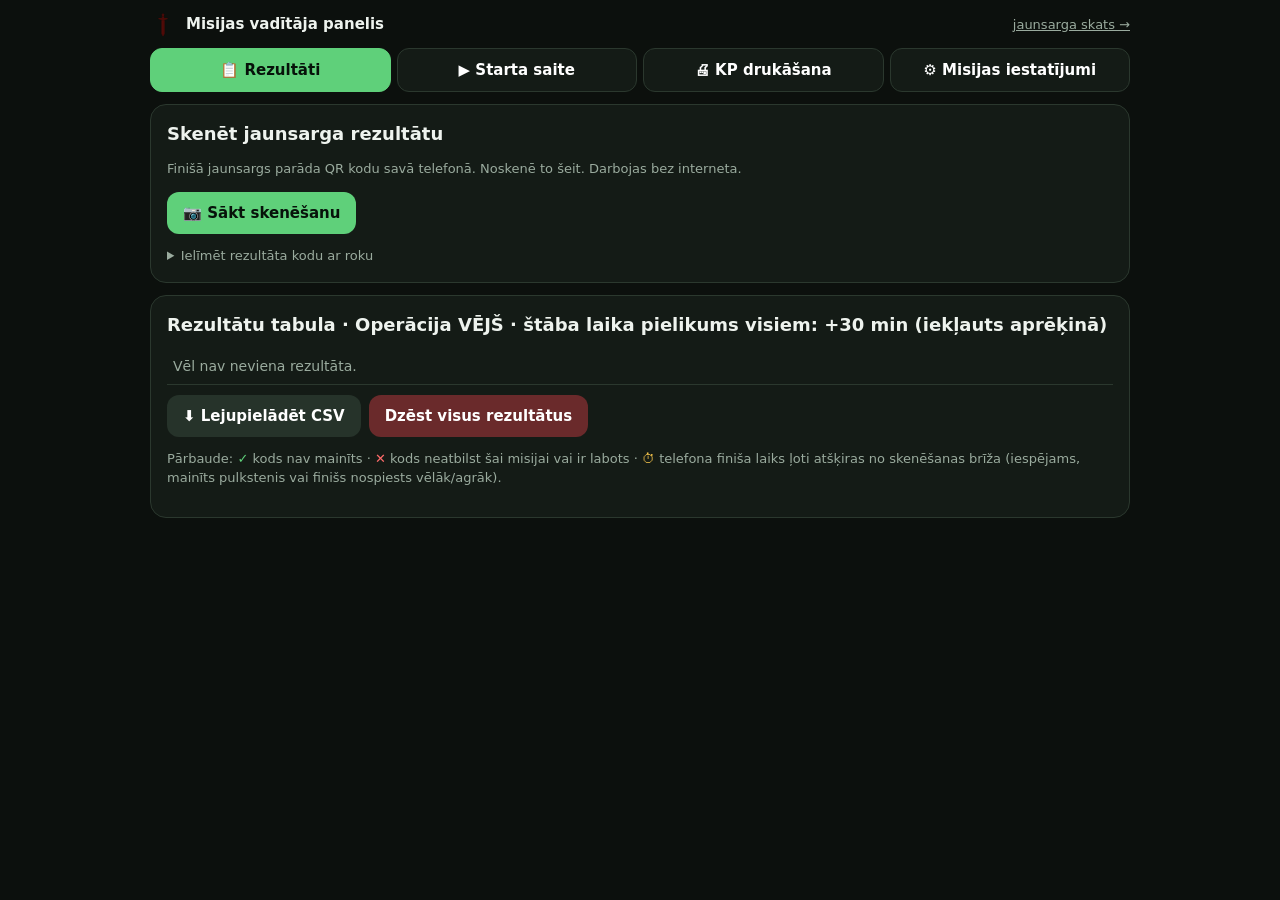
<file: vaditajs.html>
<!doctype html>
<html lang="lv">
<head>
<meta charset="utf-8">
<meta name="viewport" content="width=device-width,initial-scale=1,viewport-fit=cover">
<meta name="theme-color" content="#0c100d">
<title>Misija · vadītājs · CADET.LV</title>
<link rel="manifest" href="site.webmanifest">
<link rel="icon" href="favicon-32.png">
<style>
:root{--bg:#0c100d;--card:#141b16;--line:#2b382e;--txt:#eef3ee;--mut:#9aab9e;--good:#5fd07a;--warn:#f0c04a;--bad:#ff6b6b;--acc:#c8a96a}
*{box-sizing:border-box}
html,body{margin:0;background:var(--bg);color:var(--txt);font:15px/1.45 system-ui,-apple-system,Segoe UI,Roboto,sans-serif}
body{padding:calc(12px + env(safe-area-inset-top)) 14px 30px}
.wrap{max-width:980px;margin:0 auto}
header{display:flex;align-items:center;gap:10px;margin-bottom:10px}
header img{height:26px}header .t{font-weight:800;flex:1}
nav{display:flex;gap:6px;margin-bottom:12px;flex-wrap:wrap}
nav button{flex:1;min-width:120px;padding:12px;border-radius:12px;border:1px solid var(--line);background:#141b16;color:#fff;font:700 15px system-ui;cursor:pointer}
nav button.on{background:var(--good);color:#07120a;border-color:var(--good)}
.card{background:var(--card);border:1px solid var(--line);border-radius:16px;padding:16px;margin-bottom:12px}
h2{margin:0 0 10px;font-size:18px}
label{display:block;font-size:13px;color:var(--mut);margin:8px 0 4px}
input,textarea{width:100%;padding:10px;border-radius:10px;border:1px solid var(--line);background:#0e140f;color:#fff;font:15px system-ui}
textarea{min-height:90px}
.grid3{display:grid;grid-template-columns:repeat(3,1fr);gap:10px}
.btn{border:0;border-radius:12px;padding:12px 16px;font:800 15px system-ui;color:#07120a;background:var(--good);cursor:pointer}
.btn.sec{background:#26332a;color:#fff}.btn.warn{background:var(--acc);color:#1a1307}.btn.bad{background:#6a2a2b;color:#fff}
.bar{display:flex;gap:8px;flex-wrap:wrap;margin-top:10px}
table{width:100%;border-collapse:collapse;font-size:14px}
th,td{border-bottom:1px solid var(--line);padding:8px 6px;text-align:left;vertical-align:top}
th{color:var(--mut);font-weight:600;font-size:12px;text-transform:uppercase}
td input,td textarea{padding:6px 8px;font-size:14px}
td textarea{min-height:38px}
.mut{color:var(--mut)}.small{font-size:13px}
.ok{color:var(--good)}.bad{color:var(--bad)}.warn{color:var(--warn)}
.hidden{display:none!important}
.qrbox{background:#fff;border-radius:12px;padding:8px;width:240px}
.qrbox svg{display:block;width:100%;height:auto}
video{width:100%;max-width:480px;border-radius:14px;background:#000;aspect-ratio:4/3;object-fit:cover}
.route{background:#0e140f;border:1px solid var(--line);border-radius:12px;padding:10px;margin:2px 0 8px}
.rt th,.rt td{padding:5px 8px;border-bottom:1px solid #1f2a22;white-space:nowrap}
.rt tr.slow td{background:#2e2810}
.splitbar{height:8px;background:#1d2620;border-radius:4px;overflow:hidden;min-width:80px}
.splitbar i{display:block;height:100%;background:var(--good)}
.rt tr.slow .splitbar i{background:var(--warn)}
.tag{display:inline-block;font:800 11px system-ui;padding:2px 6px;border-radius:6px;background:#2b3a2f;color:var(--good)}
.grp{border:1px solid #6b5418;background:#1f1a0c;border-radius:12px;padding:10px 12px;margin:8px 0}
.grp.hi{border-color:#a3402f;background:#24110e}
.grp .who{font-weight:800}.grp .meta{font-size:13px;color:var(--mut)}
.grp table{margin-top:6px}.grp td,.grp th{padding:4px 8px;font-size:13px;white-space:nowrap}
.badge{display:inline-block;font:800 11px system-ui;padding:2px 7px;border-radius:999px;background:#5a4612;color:#ffd76a;margin-left:6px;cursor:help}
.badge.hi{background:#6a2a20;color:#ffb3a6}
.with{font-size:12px;color:#ffd76a}
.code{font-family:ui-monospace,monospace;word-break:break-all;font-size:12px;background:#0e140f;padding:8px;border-radius:8px;border:1px solid var(--line)}
/* Drukas lapa */
#printArea{display:none}
@media print{
  @page{size:A4;margin:10mm}
  body{background:#fff;color:#000;padding:0}
  .wrap{display:none}
  #printArea{display:block}
  .sheet{display:grid;grid-template-columns:1fr 1fr;gap:6mm;page-break-after:always}
  .sheet:last-child{page-break-after:auto}
  .pcard{border:1.5mm solid #000;border-radius:4mm;height:88mm;padding:3mm;display:flex;flex-direction:column;align-items:center;justify-content:space-between;text-align:center;font-family:Arial,sans-serif;break-inside:avoid}
  .pcard .kp{font:900 30pt Arial;line-height:1}
  .pcard .pts{font:700 12pt Arial}
  .pcard .pq{width:58mm;height:58mm}
  .pcard .pq svg{width:100%;height:100%}
  .pcard .cd{font:700 13pt monospace;letter-spacing:2px}
  .pcard .ft{font:9pt Arial;color:#333}
  .pstart{text-align:center;font-family:Arial,sans-serif;padding-top:10mm}
  .pstart .pq{width:120mm;height:120mm;margin:8mm auto}
  .pstart .pq svg{width:100%;height:100%}
}
</style>
</head>
<body>
<div class="wrap">
  <header><img src="CADET_LV_LOGO.png" alt="CADET.LV"><div class="t">Misijas vadītāja panelis</div><a class="mut small" href="index.html">jaunsarga skats →</a></header>
  <nav>
    <button data-tab="tRes" class="on">📋 Rezultāti</button>
    <button data-tab="tStart">▶ Starta saite</button>
    <button data-tab="tPrint">🖨 KP drukāšana</button>
    <button data-tab="tGame">⚙ Misijas iestatījumi</button>
  </nav>

  <!-- REZULTĀTI -->
  <section id="tRes">
    <div class="card">
      <h2>Skenēt jaunsarga rezultātu</h2>
      <p class="mut small">Finišā jaunsargs parāda QR kodu savā telefonā. Noskenē to šeit. Darbojas bez interneta.</p>
      <div class="bar"><button class="btn" id="scanBtn">📷 Sākt skenēšanu</button><button class="btn sec hidden" id="scanStop">Apturēt</button></div>
      <div id="scanBox" class="hidden" style="margin-top:10px"><video id="video" playsinline muted></video></div>
      <p id="scanMsg" class="small"></p>
      <details><summary class="mut small">Ielīmēt rezultāta kodu ar roku</summary>
        <textarea id="pasteBox" placeholder="MR1.…"></textarea>
        <div class="bar"><button class="btn sec" id="pasteBtn">Pievienot</button></div>
      </details>
    </div>
    <div class="card hidden" id="groupCard">
      <h2>👥 Iespējamais grupu darbs</h2>
      <p class="mut small" style="margin-top:-4px">Jaunsargi, kas bijuši vienos un tajos pašos KP ar ne vairāk kā <input id="gwWin" type="number" min="1" max="30" style="width:56px;padding:4px 6px"> min starpību, vismaz <input id="gwMin" type="number" min="2" max="20" style="width:56px;padding:4px 6px"> KP. Tā nav pierādījums: kopā var sanākt arī nejauši, piemēram, uzreiz pēc starta vai pie populāra KP. Apskati detaļas.</p>
      <div id="groupList"></div>
    </div>
    <div class="card">
      <h2>Rezultātu tabula · <span id="resGame"></span></h2>
      <div style="overflow:auto"><table id="resTable"></table></div>
      <div class="bar"><button class="btn sec" id="csvBtn">⬇ Lejupielādēt CSV</button><button class="btn bad" id="clearBtn">Dzēst visus rezultātus</button></div>
      <p class="mut small">Pārbaude: <span class="ok">✓</span> kods nav mainīts · <span class="bad">✕</span> kods neatbilst šai misijai vai ir labots · <span class="warn">⏱</span> telefona finiša laiks ļoti atšķiras no skenēšanas brīža (iespējams, mainīts pulkstenis vai finišs nospiests vēlāk/agrāk).</p>
    </div>
  </section>

  <!-- STARTS -->
  <section id="tStart" class="hidden">
    <div class="card">
      <h2>Starta saite jaunsargiem</h2>
      <p class="mut small">Jaunsargi atver šo saiti <b>kamēr ir internets</b> (piem. pie starta, tavā tīklājā). Rīks saglabājas telefonā un tālāk darbojas bez interneta. Saitē ir misijas iestatījumi, tāpēc pēc iestatījumu maiņas jāizsūta jauna saite.</p>
      <div class="bar" style="align-items:flex-start">
        <div class="qrbox" id="startQr"></div>
        <div style="flex:1;min-width:240px">
          <div class="code" id="startLink"></div>
          <div class="bar"><button class="btn" id="copyStart">Kopēt saiti</button><button class="btn sec" id="printStart">🖨 Drukāt starta QR</button></div>
          <p class="mut small" id="startInfo"></p>
        </div>
      </div>
    </div>
  </section>

  <!-- DRUKĀT -->
  <section id="tPrint" class="hidden">
    <div class="card">
      <h2>KP QR kodi drukāšanai</h2>
      <p class="mut small">6 kartītes uz A4 lapas. Zem katra QR ir 4 simbolu kods, ko var ievadīt ar roku, ja kamera nedarbojas. Ieteicams laminēt vai ielikt failā lietus dēļ. <b>Svarīgi:</b> ja nomaini misijas atslēgu, visi KP jādrukā no jauna.</p>
      <div class="bar"><button class="btn" id="printKp">🖨 Drukāt visus KP</button></div>
    </div>
    <div class="card">
      <h2>KP saraksts</h2>
      <div style="overflow:auto"><table id="kpCodes"></table></div>
    </div>
  </section>

  <!-- IESTATĪJUMI -->
  <section id="tGame" class="hidden">
    <div class="card">
      <h2>Misija</h2>
      <label>Nosaukums</label><input id="gTitle">
      <label>Leģenda / instruktāža</label><textarea id="gBrief"></textarea>
      <div class="grid3">
        <div><label>Laika limits (min)</label><input id="gMin" type="number" min="1"></div>
        <div><label>Sods par nokavēto minūti (p.)</label><input id="gPen" type="number" min="0"></div>
        <div><label>Diskvalifikācija pēc kavējuma (min, 0 = nav)</label><input id="gDq" type="number" min="0"></div>
      </div>
      <div class="grid3"><div><label>Bonuss par pilnu ziņojumu (p.)</label><input id="gBonus" type="number" min="0"></div>
        <div style="grid-column:span 2"><label>Instruktora tālrunis (poga “Zvanīt instruktoram”)</label><input id="gPhone" type="tel" placeholder="+371 ..."></div></div>
      <div class="grid3">
        <div><label>KP apstiprināšana</label><select id="gCheck" style="width:100%;padding:10px;border-radius:10px;border:1px solid var(--line);background:#0e140f;color:#fff;font:15px system-ui">
          <option value="both">QR kods vai GPS</option><option value="gps">Tikai GPS (QR nav jāizliek)</option><option value="qr">Tikai QR kods</option></select></div>
        <div><label>GPS rādiuss ap KP (m)</label><input id="gRadius" type="number" min="10" max="100"></div>
      </div>
      <div class="grid3" style="margin-top:8px">
        <div><label>Operatori ar īpašībām</label><select id="gAbil" style="width:100%;padding:10px;border-radius:10px;border:1px solid var(--line);background:#0e140f;color:#fff;font:15px system-ui"><option value="1">Ieslēgti</option><option value="0">Izslēgti</option></select></div>
        <div><label>Īpašības reizes katram</label><input id="gUses" type="number" min="1" max="9"></div>
      </div>
      <p class="mut small" style="margin:4px 0 0">Ar GPS jaunsargs pie KP spiež “📡 Esmu pie KP”. Telefons pārbauda, vai viņš ir rādiusā, un ieskaita KP. Jaunsargs neredz ne savu atrašanās vietu, ne attālumu līdz KP. Ieteicams 25–40 m, jo mežā telefona GPS kļūda bieži ir 10–20 m.</p>
    </div>
    <div class="card">
      <h2>Stāsts: ienaidnieka plāna ziņas</h2>
      <p class="mut small">Katru ziņu var atklāt vienā vai vairākos KP. Finišā jaunsargs redz izlūkošanas ziņojumu ar atrastajām ziņām, un neatrastās ir aizklātas. Īsais ID tiek izmantots KP tabulā kolonnā “Ziņas”.</p>
      <div style="overflow:auto"><table id="factTable"></table></div>
      <div class="bar"><button class="btn sec" id="addFact">+ Pievienot ziņu</button></div>
      <label>Iznākums: visas ziņas noskaidrotas</label><textarea id="eFull"></textarea>
      <label>Iznākums: noskaidrota vismaz puse</label><textarea id="ePart"></textarea>
      <label>Iznākums: mazāk nekā puse</label><textarea id="eFail"></textarea>
    </div>
    <div class="card">
      <h2>Kontrolpunkti</h2>
      <p class="mut small">“Kartē X/Y” ir KP vieta LOF kartes attēlā pikseļos (2481×1754). Ja tukšs, KP kartē netiek rādīts.</p>
      <div style="overflow:auto"><table id="kpTable"></table></div>
      <div class="bar"><button class="btn sec" id="addKp">+ Pievienot KP</button></div>
    </div>
    <div class="card">
      <div class="bar">
        <button class="btn" id="saveGame">💾 Saglabāt</button>
        <button class="btn warn" id="newKey">🔑 Jauna misija (jauna atslēga)</button>
        <button class="btn bad" id="resetGame">Atjaunot noklusējumu (Vējiņu kauss)</button>
      </div>
      <p class="mut small">“Jauna misija” izveido jaunu atslēgu: vecie izdrukātie KP un vecās starta saites vairs neder. Izmanto, ja gribi, lai jaunsargi nevarētu izmantot iepriekšējās reizes QR bildes.</p>
      <p class="small" id="saveMsg"></p>
    </div>
  </section>
</div>

<div id="printArea"></div>

<script src="jsqr.js"></script>
<script src="qrcode.js"></script>
<script src="common.js"></script>
<script src="ops.js"></script>
<script src="tasks.js"></script>
<script src="game.js"></script>
<script>
const $=id=>document.getElementById(id);
let game=loadGame(), results=loadResults(), stopScan=null, lastScan='';

function loadGame(){try{const g=JSON.parse(localStorage.getItem('misija_admin_game')||'null');const D=window.MISIJA_DEFAULT;
  if(g&&(g.phone||'').replace(/\s/g,'')==='+371244866351'){g.phone=D.phone;localStorage.setItem('misija_admin_game',JSON.stringify(g))}
  if(g&&(g.v||1)>=D.v)return g;
  // v4 (stāsts, karte, GPS) → saglabājam vadītāja iestatījumus un pievienojam jaunos laukus
  if(g&&(g.v||1)>=4){for(const k of Object.keys(D))if(g[k]===undefined)g[k]=structuredClone(D[k]);
    for(const kp of g.kp||[]){const d=D.kp.find(x=>x.id===kp.id);if(d&&!kp.leg&&d.leg)kp.leg=structuredClone(d.leg)}
    g.v=D.v;localStorage.setItem('misija_admin_game',JSON.stringify(g));return g}
}catch(e){}return structuredClone(window.MISIJA_DEFAULT)}
function saveGameLS(){localStorage.setItem('misija_admin_game',JSON.stringify(game))}
function loadResults(){try{return JSON.parse(localStorage.getItem('misija_admin_results')||'[]')}catch(e){return[]}}
function saveResults(){localStorage.setItem('misija_admin_results',JSON.stringify(results))}
const base=()=>new URL('index.html',location.href).toString().split('#')[0];
const kpUrl=k=>base()+'#k='+k.id+'-'+M.kpCode(game.key,k.id);

// Cilnes
document.querySelectorAll('nav button').forEach(b=>b.onclick=()=>{
  document.querySelectorAll('nav button').forEach(x=>x.classList.toggle('on',x===b));
  ['tRes','tStart','tPrint','tGame'].forEach(t=>$(t).classList.toggle('hidden',t!==b.dataset.tab));
  if(b.dataset.tab!=='tRes')stopScanner();
  if(b.dataset.tab==='tStart')renderStart();
  if(b.dataset.tab==='tPrint')renderKpCodes();
  if(b.dataset.tab==='tGame')renderGameForm();
});

/* ---------- REZULTĀTI ---------- */
function addResult(text){
  let r;
  try{r=M.decodeResult(text,game)}catch(e){msg('bad','✕ '+e.message);return}
  if(r.g!==game.id){msg('bad',`✕ Šis rezultāts ir no citas misijas (${r.g}). Atver pareizos misijas iestatījumus.`);return}
  r.scannedAt=Date.now();
  const id=r.g+'|'+r.n+'|'+r.s;
  const i=results.findIndex(x=>x.g+'|'+x.n+'|'+x.s===id);
  if(i>=0){results[i]={...r,scannedAt:results[i].scannedAt};msg('warn',`↻ ${r.n}: rezultāts jau bija tabulā (atjaunots).`)}
  else{results.push(r);const sc=M.score(game,r.s,r.f,r.v,r.x||0);msg(r.valid?'ok':'bad',(r.valid?'✓ ':'✕ PĀRBAUDE NEIZDEVĀS · ')+`${r.n}: ${sc.total} punkti (${sc.count} KP)`)}
  M.buzz(120);saveResults();renderResults();
}
function msg(cls,t){$('scanMsg').className='small '+cls;$('scanMsg').textContent=t}

function renderResults(){
  $('resGame').textContent=game.title+(M.timeBonus(game)?` · štāba laika pielikums visiem: +${M.timeBonus(game)} min (iekļauts aprēķinā)`:'');
  const rows=results.filter(r=>r.g===game.id).map(r=>({r,sc:M.score(game,r.s,r.f,r.v,r.x||0)}))
    .sort((a,b)=>(b.sc.total-a.sc.total)||(a.sc.usedMs-b.sc.usedMs));
  renderGroups(rows.map(x=>x.r));
  if(!rows.length){$('resTable').innerHTML='<tr><td class="mut">Vēl nav neviena rezultāta.</td></tr>';return}
  $('resTable').innerHTML='<tr><th>#</th><th>Jaunsargs</th><th>Punkti</th><th>KP</th><th>Ziņojums</th><th>Laiks</th><th>Sods</th><th>Pakāpe</th><th>Pārb.</th><th>Laiki</th><th></th></tr>'+
    rows.map(({r,sc},i)=>{
      const clockOff=Math.abs((r.scannedAt||r.f)-r.f)>15*60000||r.f<r.s;
      const pts=partnersOf(r), hi=pts.some(x=>x.p.hi);
      const badge=pts.length?`<span class="badge${hi?' hi':''}" title="Kopā ar: ${M.esc(pts.map(x=>x.o.n+' ('+x.p.shared.length+' KP)').join(', '))}">👥 ${pts.length}</span>`:'';
      const op=r.o&&opById(r.o);
      return `<tr><td>${i+1}</td><td><div style="display:flex;gap:8px;align-items:flex-start">${op?`<span title="${op.name} · ${op.role}" style="flex:none">${avatarSvg(op.k,34)}</span>`:''}<div><b>${M.esc(r.n)}</b>${badge}${op?`<div class="small" style="color:${op.c}">${op.name} · ${op.role}${r.u&&r.u.length?` · ⚡${r.u.length}×`:''}${r.k?` · ✎${Object.values(r.k).filter(Boolean).length}/${Object.keys(r.k).length}`:''}${r.x?` · +${r.x} min`:''}</div>`:''}${pts.length?`<div class="with">kopā ar: ${pts.map(x=>M.esc(x.o.n)).join(', ')}</div>`:''}<div class="mut small">${M.clock(r.s)}–${M.clock(r.f)}</div></div></div></td>
      <td><b>${sc.total}</b>${sc.penalty||sc.bonus||sc.doubled?`<div class="mut small">${sc.raw}${sc.bonus?'+'+sc.bonus:''}${sc.penalty?'−'+sc.penalty:''}${sc.doubled?` (×2: +${sc.doubled})`:''}</div>`:''}</td><td>${sc.count}</td>
      <td>${sc.nFacts?`<span class="${sc.complete?'ok':''}">${sc.facts.size}/${sc.nFacts}</span>`:'—'}</td><td>${M.fmt(sc.usedMs)}</td>
      <td>${sc.dq?'<span class="bad">DQ</span>':sc.penalty?`−${sc.penalty} (${sc.overMin} min)`:'—'}</td>
      <td>${sc.dq?'—':M.rank(game,sc.total)}</td>
      <td>${r.valid?'<span class="ok">✓</span>':'<span class="bad">✕</span>'}${clockOff?' <span class="warn" title="Finiša laiks telefonā ļoti atšķiras no skenēšanas brīža">⏱</span>':''}</td>
      <td><button class="btn sec route" style="padding:6px 10px;white-space:nowrap" data-k="${M.esc(rk(r))}">${openRoutes.has(rk(r))?'▾':'▸'} Maršruts</button></td>
      <td><button class="btn sec delres" style="padding:6px 10px" data-id="${M.esc(rk(r))}">✕</button></td></tr>`+
      (openRoutes.has(rk(r))?`<tr class="routeRow"><td></td><td colspan="10">${routeHtml(r)}</td></tr>`:'')}).join('');
}
const rk=r=>r.g+'|'+r.n+'|'+r.s;

/* ---------- GRUPU DARBA PĀRBAUDE ---------- */
const gw={win:+(localStorage.getItem('misija_gw_win')||3),min:+(localStorage.getItem('misija_gw_min')||3)};
function together(list){
  const W=gw.win*60000, pairs=[];
  const abs=r=>[...r.v].sort((a,b)=>a[1]-b[1]).map(([id,t],i)=>({id,at:r.s+t*1000,i}));
  const A=list.map(r=>({r,v:abs(r)}));
  for(let i=0;i<A.length;i++)for(let j=i+1;j<A.length;j++){
    const shared=[];
    for(const a of A[i].v){const b=A[j].v.find(x=>x.id===a.id&&Math.abs(x.at-a.at)<=W);if(b)shared.push({id:a.id,ta:a.at,tb:b.at,ia:a.i,ib:b.i})}
    if(shared.length<gw.min)continue;
    // garākā sērija pēc kārtas abos maršrutos
    shared.sort((x,y)=>x.ta-y.ta);let run=1,best=1;
    for(let k=1;k<shared.length;k++){if(shared[k].ia===shared[k-1].ia+1&&shared[k].ib===shared[k-1].ib+1){run++;best=Math.max(best,run)}else run=1}
    const share=shared.length/Math.max(1,Math.min(A[i].v.length,A[j].v.length));
    pairs.push({a:A[i].r,b:A[j].r,shared,run:best,share,hi:share>=0.6||best>=4});
  }
  return pairs.sort((x,y)=>(y.shared.length-x.shared.length)||(y.run-x.run));
}
function groupsOf(pairs){
  // apvieno pārus grupās (A~B, B~C → A,B,C)
  const par=new Map(),f=k=>{while(par.get(k)!==k){par.set(k,par.get(par.get(k)));k=par.get(k)}return k};
  for(const p of pairs){for(const r of [p.a,p.b])if(!par.has(rk(r)))par.set(rk(r),rk(r));par.set(f(rk(p.a)),f(rk(p.b)))}
  const g=new Map();for(const k of par.keys()){const root=f(k);if(!g.has(root))g.set(root,[]);g.get(root).push(k)}
  return [...g.values()];
}
let gwPairs=[];
function renderGroups(list){
  gwPairs=together(list);
  $('gwWin').value=gw.win;$('gwMin').value=gw.min;
  $('groupCard').classList.toggle('hidden',!gwPairs.length);
  if(!gwPairs.length){$('groupList').innerHTML='';return}
  const name=k=>list.find(r=>rk(r)===k)?.n||k;
  const groups=groupsOf(gwPairs);
  $('groupList').innerHTML=groups.filter(g=>g.length>2).map(g=>`<div class="meta" style="margin:4px 0 8px">Iespējama grupa no ${g.length}: <b style="color:#ffd76a">${g.map(k=>M.esc(name(k))).join(', ')}</b></div>`).join('')+
  gwPairs.map(p=>`<div class="grp${p.hi?' hi':''}">
    <div class="who">${p.hi?'⚠ ':''}${M.esc(p.a.n)} ↔ ${M.esc(p.b.n)}</div>
    <div class="meta">Kopā ${p.shared.length} KP (${Math.round(p.share*100)}% no maršruta)${p.run>1?` · ${p.run} pēc kārtas`:''}</div>
    <details><summary class="meta">Detaļas</summary><table><tr><th>KP</th><th>${M.esc(p.a.n)}</th><th>${M.esc(p.b.n)}</th><th>Starpība</th></tr>
    ${p.shared.map(x=>`<tr><td><b>${M.esc(x.id)}</b></td><td>${M.clock(x.ta)}</td><td>${M.clock(x.tb)}</td><td>${M.fmt(Math.abs(x.ta-x.tb))}</td></tr>`).join('')}</table></details></div>`).join('');
}
function partnersOf(r){return gwPairs.filter(p=>p.a===r||p.b===r).map(p=>({o:p.a===r?p.b:p.a,p}))}
$('gwWin').onchange=$('gwMin').onchange=()=>{gw.win=Math.max(1,+$('gwWin').value||3);gw.min=Math.max(2,+$('gwMin').value||3);localStorage.setItem('misija_gw_win',gw.win);localStorage.setItem('misija_gw_min',gw.min);renderResults()};
const openRoutes=new Set();
function withAt(r,id){
  const v=r.v.find(x=>x[0]===id);if(!v)return'';const at=r.s+v[1]*1000,W=gw.win*60000;
  return results.filter(o=>o!==r&&o.g===r.g).map(o=>{const x=o.v.find(y=>y[0]===id);return x&&Math.abs(o.s+x[1]*1000-at)<=W?`👥 ${M.esc(o.n)}`:''}).filter(Boolean).join(', ');
}
function routeHtml(r){
  const byId=Object.fromEntries(game.kp.map(k=>[k.id,k]));
  const fname=id=>((game.facts||[]).find(f=>f.id===id)||{t:id}).t;
  const pts=[...r.v].sort((a,b)=>a[1]-b[1]);
  const legs=[];let prev=0;
  pts.forEach(v=>{const [id,t,mth]=v;legs.push({id,t,mth,fl:M.vflags(v),split:t-prev});prev=t});
  const finT=Math.round((r.f-r.s)/1000);
  legs.push({id:'FINIŠS',t:finT,split:finT-prev,fin:true});
  const maxSplit=Math.max(1,...legs.map(l=>l.split));
  const longest=legs.reduce((a,l)=>l.split>a.split?l:a,legs[0]);
  let cum=0;
  return `<div class="route"><table class="rt">
    <tr><th>Nr.</th><th>KP</th><th>Punkti</th><th>Ziņa</th><th>Pulkstenis</th><th>No starta</th><th>Posms</th><th>Tajā pašā laikā</th><th style="width:25%"></th></tr>
    <tr class="mut"><td>—</td><td><b>STARTS</b></td><td></td><td></td><td>${M.clock(r.s)}</td><td>00:00</td><td></td><td></td><td></td></tr>`+
    legs.map((l,i)=>{const k=byId[l.id];const mul=(l.fl||[]).includes('x2')?2:1;if(!l.fin&&k)cum+=k.p*mul;
      return `<tr${l===longest?' class="slow"':''}><td>${l.fin?'🏁':i+1}</td><td><b>${M.esc(l.id)}</b>${l.fin?'':l.mth==='g'?' <span title="Atzīmēts ar GPS">📡</span>':' <span title="QR vai kods">▦</span>'}${(l.fl||[]).includes('x2')?' <span class="tag" title="Pavēle">×2</span>':''}${(l.fl||[]).filter(f=>f.startsWith('o:')).map(f=>` <span class="tag" title="Dubulta novērošana">+${M.esc(fname(f.slice(2)))}</span>`).join('')}</td>
      <td>${l.fin?`<span class="mut">kopā ${cum}</span>`:k?`+${k.p*mul} <span class="mut small">(${cum})</span>`:'?'}</td>
      <td>${!l.fin&&k?(k.f||[]).map(f=>`<span class="tag">${M.esc(fname(f))}</span>`).join(' '):''}</td>
      <td>${M.clock(r.s+l.t*1000)}</td><td>${M.fmt(l.t*1000)}</td><td><b>${M.fmt(l.split*1000)}</b></td>
      <td class="with">${l.fin?'':withAt(r,l.id)}</td>
      <td><div class="splitbar"><i style="width:${Math.max(2,l.split/maxSplit*100)}%"></i></div></td></tr>`}).join('')+
    `</table>`+(r.k?`<div class="small" style="margin-top:8px"><b style="color:#FFB547">✎ Štāba uzdevumi:</b> `+Object.entries(r.k).map(([id,ok])=>{const t=(window.MISIJA_TASKS||[]).find(x=>x.id===id);return `${M.esc(t?t.q:id)} ${ok?'<span class="ok">✓ pareizi (+1 īpašība)</span>':'<span class="bad">✕ nepareizi</span>'}`}).join(' · ')+`</div>`:'')+(r.u&&r.u.length?`<div style="margin-top:8px"><b class="small" style="color:#7CFF6B">⚡ Īpašības${r.o&&opById(r.o)?' · '+opById(r.o).name:''}${r.x?` · laiks +${r.x} min`:''}</b>`+r.u.map(u=>`<div class="small"><span class="mut">${M.clock(r.s+u[0]*1000)}</span> <b>${M.esc(u[1])}</b>: ${M.esc(u[2])}</div>`).join('')+`</div>`:'')+`<p class="mut small" style="margin:6px 0 0">📡 = atzīmēts ar GPS, ▦ = QR kods. Posms = laiks no iepriekšējā KP. Garākais posms iekrāsots dzeltens. “Tajā pašā laikā” = citi jaunsargi šajā KP ±${gw.win} min robežās.</p></div>`;
}
$('resTable').addEventListener('click',e=>{const rb=e.target.closest('.route');if(rb){const k=rb.dataset.k;openRoutes.has(k)?openRoutes.delete(k):openRoutes.add(k);renderResults();return}const b=e.target.closest('.delres');if(!b)return;const id=b.dataset.id;if(!confirm('Dzēst šo rezultātu?'))return;results=results.filter(x=>x.g+'|'+x.n+'|'+x.s!==id);saveResults();renderResults()});

$('scanBtn').onclick=async()=>{
  $('scanBox').classList.remove('hidden');$('scanStop').classList.remove('hidden');$('scanBtn').classList.add('hidden');
  msg('','Notēmē kameru uz jaunsarga rezultāta QR kodu…');
  try{
    stopScan=await M.startScanner($('video'),text=>{
      if(text===lastScan)return; lastScan=text; setTimeout(()=>{if(lastScan===text)lastScan=''},4000);
      if(M.parseKp(text)){msg('warn','Tas ir KP kods, nevis rezultāts.');return}
      addResult(text);
    });
  }catch(e){msg('bad','Kamera nav pieejama: '+(e.message||e.name));stopScanner()}
};
function stopScanner(){if(stopScan){stopScan();stopScan=null}$('scanBox').classList.add('hidden');$('scanStop').classList.add('hidden');$('scanBtn').classList.remove('hidden')}
$('scanStop').onclick=stopScanner;
$('pasteBtn').onclick=()=>{addResult($('pasteBox').value);$('pasteBox').value=''};
$('clearBtn').onclick=()=>{if(!confirm('Dzēst VISUS šīs misijas rezultātus? To nevar atsaukt.'))return;results=results.filter(r=>r.g!==game.id);saveResults();renderResults()};
$('csvBtn').onclick=()=>{
  const ids=game.kp.map(k=>k.id);
  const head=['Vieta','Jaunsargs','Operators','Īpašības izmantotas','Papildlaiks min','Kopā ar (grupu darbs?)','Punkti kopā','KP punkti','Bonuss','Ziņojums','Sods','Kavējums min','DQ','KP skaits','Laiks','Starts','Finišs','Pārbaude',...ids.map(i=>'KP'+i)];
  const rows=results.filter(r=>r.g===game.id).map(r=>({r,sc:M.score(game,r.s,r.f,r.v,r.x||0)})).sort((a,b)=>(b.sc.total-a.sc.total)||(a.sc.usedMs-b.sc.usedMs))
    .map(({r,sc},i)=>{const vm=Object.fromEntries(r.v);return [i+1,r.n,r.o&&opById(r.o)?opById(r.o).name:'',(r.u||[]).length,r.x||0,partnersOf(r).map(x=>`${x.o.n} (${x.p.shared.length} KP)`).join(', '),sc.total,sc.raw,sc.bonus,sc.nFacts?sc.facts.size+'/'+sc.nFacts:'',sc.penalty,sc.overMin,sc.dq?'jā':'',sc.count,M.fmt(sc.usedMs),new Date(r.s).toLocaleString('lv-LV'),new Date(r.f).toLocaleString('lv-LV'),r.valid?'OK':'NEDERĪGS',...ids.map(id=>vm[id]!=null?M.fmt(vm[id]*1000):'')]});
  const csv='﻿'+[head,...rows].map(r=>r.map(c=>`"${String(c).replace(/"/g,'""')}"`).join(';')).join('\r\n');
  const a=document.createElement('a');a.href=URL.createObjectURL(new Blob([csv],{type:'text/csv'}));a.download=`${game.title.replace(/[^\p{L}\p{N}]+/gu,'_')}_rezultati.csv`;a.click();
};

/* ---------- STARTS ---------- */
let startUrl='';
async function renderStart(){
  if(typeof M.gameDiff!=='function'){$('startLink').textContent='Lapa ielādēta no vecas versijas. Pārlādē lapu (vēlreiz, ja vajag).';$('startQr').innerHTML='';return}
  startUrl=base()+'#g='+await M.pack(M.gameDiff(game,window.MISIJA_DEFAULT));
  $('startLink').textContent=startUrl;
  try{$('startQr').innerHTML=M.qrSvg(startUrl,startUrl.length<600?'M':'L')}
  catch(e){$('startQr').innerHTML='<div style="color:#000;padding:20px;font:14px system-ui;text-align:center">Saite ir par garu QR kodam (daudz izmainītu KP vai tekstu). Sūti jaunsargiem saiti.</div>'}
  $('startInfo').textContent=`${game.title} · ${game.kp.length} KP · ${M.maxPoints(game)} p. · ${game.min} min · ${(game.facts||[]).length} ziņas · saites garums ${startUrl.length} simboli`;
}
$('copyStart').onclick=async()=>{try{await navigator.clipboard.writeText(startUrl);$('copyStart').textContent='✓ Nokopēts'}catch(e){prompt('Nokopē saiti:',startUrl)}setTimeout(()=>$('copyStart').textContent='Kopēt saiti',1500)};
$('printStart').onclick=()=>{
  if(!$('startQr').querySelector('svg')){alert('Šai saitei QR kodu izveidot nevar, jo tā ir par garu. Sūti saiti.');return}
  $('printArea').innerHTML=`<div class="pstart"><div style="font:900 28pt Arial">${M.esc(game.title)}</div><div style="font:14pt Arial">Noskenē un atver, KAMĒR IR INTERNETS</div><div class="pq">${M.qrSvg(startUrl,'L')}</div><div style="font:12pt Arial">${game.min} min · ${game.kp.length} kontrolpunkti · CADET.LV</div></div>`;
  window.print();
};

/* ---------- DRUKĀT ---------- */
function renderKpCodes(){
  $('kpCodes').innerHTML='<tr><th>KP</th><th>Punkti</th><th>Rokas kods</th><th>GPS koordinātas</th><th>QR saite</th></tr>'+game.kp.map(k=>{const ll=M.kpLatLng(game,k);
    return `<tr><td><b>${M.esc(k.id)}</b></td><td>${k.p}</td><td><b style="font-family:monospace;font-size:16px">${M.kpCode(game.key,k.id)}</b></td>
    <td class="small">${ll?`<a style="color:#8fd3ff" target="_blank" href="https://www.google.com/maps?q=${ll[0].toFixed(6)},${ll[1].toFixed(6)}">${ll[0].toFixed(5)}, ${ll[1].toFixed(5)}</a>`:'<span class="bad">nav</span>'}</td>
    <td class="small mut" style="word-break:break-all">${M.esc(kpUrl(k))}</td></tr>`}).join('');
}
$('printKp').onclick=()=>{
  const cards=game.kp.map(k=>`<div class="pcard"><div class="kp">KP ${M.esc(k.id)}</div><div class="pts">${k.p} ${k.p===1?'punkts':'punkti'}</div><div class="pq">${M.qrSvg(kpUrl(k),'M')}</div><div class="cd">Kods: ${M.kpCode(game.key,k.id)}</div><div class="ft">${M.esc(game.title)} · CADET.LV</div></div>`);
  let html='';for(let i=0;i<cards.length;i+=6)html+=`<div class="sheet">${cards.slice(i,i+6).join('')}</div>`;
  $('printArea').innerHTML=html; window.print();
};

/* ---------- IESTATĪJUMI ---------- */
function renderGameForm(){
  game.facts=game.facts||[];game.end=game.end||{full:'',part:'',fail:''};
  $('gTitle').value=game.title;$('gBrief').value=game.brief;$('gMin').value=game.min;$('gPen').value=game.pen;$('gDq').value=game.dq;$('gBonus').value=game.bonus||0;$('gPhone').value=game.phone||'';$('gCheck').value=game.check||'qr';$('gAbil').value=game.abil?'1':'0';$('gUses').value=game.uses||3;$('gRadius').value=game.radius||30;
  $('eFull').value=game.end.full||'';$('ePart').value=game.end.part||'';$('eFail').value=game.end.fail||'';
  $('factTable').innerHTML='<tr><th style="width:110px">ID</th><th style="width:130px">Nosaukums</th><th>Ziņas teksts ziņojumā</th><th>Atrodama KP</th><th></th></tr>'+
    game.facts.map((f,i)=>`<tr><td><input data-fi="${i}" data-f="id" value="${M.esc(f.id)}"></td><td><input data-fi="${i}" data-f="t" value="${M.esc(f.t)}"></td><td><textarea data-fi="${i}" data-f="x">${M.esc(f.x)}</textarea></td><td class="small">${game.kp.filter(k=>(k.f||[]).includes(f.id)).map(k=>k.id).join(', ')||'<span class="bad">nekur!</span>'}</td><td><button class="btn sec" style="padding:6px 10px" onclick="delFact(${i})">✕</button></td></tr>`).join('');
  $('kpTable').innerHTML='<tr><th style="width:80px">KP</th><th style="width:80px">Punkti</th><th>Izlūkziņa (redz pēc skenēšanas)</th><th style="width:150px">Ziņas (ID, ar komatu)</th><th style="width:80px">Kartē X</th><th style="width:80px">Kartē Y</th><th></th></tr>'+
    game.kp.map((k,i)=>`<tr><td><input data-i="${i}" data-f="id" value="${M.esc(k.id)}"></td><td><input data-i="${i}" data-f="p" type="number" min="0" value="${k.p}"></td><td><textarea data-i="${i}" data-f="m">${M.esc(k.m)}</textarea></td><td><input data-i="${i}" data-f="f" value="${M.esc((k.f||[]).join(', '))}" placeholder="piem. laiks"></td><td><input data-i="${i}" data-f="x" type="number" value="${k.x??''}"></td><td><input data-i="${i}" data-f="y" type="number" value="${k.y??''}"></td><td><button class="btn sec" style="padding:6px 10px" onclick="delKp(${i})">✕</button></td></tr>`).join('');
}
function readGameForm(){
  game.title=$('gTitle').value.trim()||'Misija';game.brief=$('gBrief').value.trim();
  game.min=Math.max(1,+$('gMin').value||60);game.pen=Math.max(0,+$('gPen').value||0);game.dq=Math.max(0,+$('gDq').value||0);
  game.bonus=Math.max(0,+$('gBonus').value||0);game.phone=$('gPhone').value.trim();game.check=$('gCheck').value;game.abil=$('gAbil').value==='1';game.uses=Math.min(9,Math.max(1,+$('gUses').value||3));game.radius=Math.min(200,Math.max(5,+$('gRadius').value||30));
  game.end={full:$('eFull').value.trim(),part:$('ePart').value.trim(),fail:$('eFail').value.trim()};
  document.querySelectorAll('#factTable [data-fi]').forEach(el=>{game.facts[+el.dataset.fi][el.dataset.f]=el.value.trim()});
  game.facts=game.facts.filter(f=>f.id);
  document.querySelectorAll('#kpTable [data-i]').forEach(el=>{const k=game.kp[+el.dataset.i];const f=el.dataset.f;
    k[f]=f==='p'?Math.max(0,+el.value||0):(f==='x'||f==='y')?(el.value===''?null:+el.value):f==='f'?el.value.split(/[,\s]+/).map(x=>x.trim()).filter(Boolean):el.value.trim()});
  game.kp=game.kp.filter(k=>k.id);
}
window.delKp=i=>{readGameForm();game.kp.splice(i,1);renderGameForm()};
window.delFact=i=>{readGameForm();game.facts.splice(i,1);renderGameForm()};
$('addFact').onclick=()=>{readGameForm();game.facts.push({id:'zina'+(game.facts.length+1),t:'',x:''});renderGameForm()};
$('addKp').onclick=()=>{readGameForm();game.kp.push({id:'',p:1,m:''});renderGameForm()};
$('saveGame').onclick=()=>{
  readGameForm();
  const ids=game.kp.map(k=>k.id);
  if(new Set(ids).size!==ids.length){$('saveMsg').className='small bad';$('saveMsg').textContent='KP numuri atkārtojas. Izlabo.';return}
  if(ids.some(id=>!/^[0-9A-Za-z]+$/.test(id))){$('saveMsg').className='small bad';$('saveMsg').textContent='KP numurā drīkst būt tikai cipari un burti.';return}
  const fids=new Set(game.facts.map(f=>f.id));const badF=game.kp.flatMap(k=>(k.f||[]).filter(f=>!fids.has(f)).map(f=>`KP ${k.id}: “${f}”`));
  if(badF.length){$('saveMsg').className='small bad';$('saveMsg').textContent='Nezināms ziņas ID: '+badF.join(', ');renderGameForm();return}
  saveGameLS();renderGameForm();renderResults();$('saveMsg').className='small ok';$('saveMsg').textContent='✓ Saglabāts. Neaizmirsti izsūtīt jaunu starta saiti.';
};
$('newKey').onclick=()=>{
  if(!confirm('Izveidot jaunu misiju ar jaunu atslēgu? Vecie KP izdrukas un starta saites vairs nederēs. Rezultāti no vecās misijas paliek, bet tabulā netiek rādīti.'))return;
  readGameForm();game.key=M.newKey();game.id='m-'+M.newKey().slice(0,8);saveGameLS();renderGameForm();renderResults();
  $('saveMsg').className='small ok';$('saveMsg').textContent='✓ Jauna misija izveidota. Izdrukā KP no jauna un izsūti jaunu starta saiti.';
};
$('resetGame').onclick=()=>{if(!confirm('Atjaunot noklusējuma Vējiņu kausa misiju? Tavas izmaiņas tiks zaudētas.'))return;game=structuredClone(window.MISIJA_DEFAULT);saveGameLS();renderGameForm();renderResults()};

renderResults();
if('serviceWorker' in navigator)navigator.serviceWorker.register('sw.js').catch(()=>{});
</script>
</body>
</html>
</file>
<file: fonts/fonts.css>
/* saira-stencil-one-latin-ext-400-normal */
@font-face {
  font-family: 'Saira Stencil One';
  font-style: normal;
  font-display: swap;
  font-weight: 400;
  src: url(saira-stencil-one-latin-ext-400-normal.woff2) format('woff2');
  unicode-range: U+0100-02BA,U+02BD-02C5,U+02C7-02CC,U+02CE-02D7,U+02DD-02FF,U+0304,U+0308,U+0329,U+1D00-1DBF,U+1E00-1E9F,U+1EF2-1EFF,U+2020,U+20A0-20AB,U+20AD-20C0,U+2113,U+2C60-2C7F,U+A720-A7FF;
}
/* saira-stencil-one-latin-400-normal */
@font-face {
  font-family: 'Saira Stencil One';
  font-style: normal;
  font-display: swap;
  font-weight: 400;
  src: url(saira-stencil-one-latin-400-normal.woff2) format('woff2');
  unicode-range: U+0000-00FF,U+0131,U+0152-0153,U+02BB-02BC,U+02C6,U+02DA,U+02DC,U+0304,U+0308,U+0329,U+2000-206F,U+20AC,U+2122,U+2191,U+2193,U+2212,U+2215,U+FEFF,U+FFFD;
}
/* saira-condensed-latin-ext-600-normal */
@font-face {
  font-family: 'Saira Condensed';
  font-style: normal;
  font-display: swap;
  font-weight: 600;
  src: url(saira-condensed-latin-ext-600-normal.woff2) format('woff2');
  unicode-range: U+0100-02BA,U+02BD-02C5,U+02C7-02CC,U+02CE-02D7,U+02DD-02FF,U+0304,U+0308,U+0329,U+1D00-1DBF,U+1E00-1E9F,U+1EF2-1EFF,U+2020,U+20A0-20AB,U+20AD-20C0,U+2113,U+2C60-2C7F,U+A720-A7FF;
}
/* saira-condensed-latin-600-normal */
@font-face {
  font-family: 'Saira Condensed';
  font-style: normal;
  font-display: swap;
  font-weight: 600;
  src: url(saira-condensed-latin-600-normal.woff2) format('woff2');
  unicode-range: U+0000-00FF,U+0131,U+0152-0153,U+02BB-02BC,U+02C6,U+02DA,U+02DC,U+0304,U+0308,U+0329,U+2000-206F,U+20AC,U+2122,U+2191,U+2193,U+2212,U+2215,U+FEFF,U+FFFD;
}
/* saira-condensed-latin-ext-700-normal */
@font-face {
  font-family: 'Saira Condensed';
  font-style: normal;
  font-display: swap;
  font-weight: 700;
  src: url(saira-condensed-latin-ext-700-normal.woff2) format('woff2');
  unicode-range: U+0100-02BA,U+02BD-02C5,U+02C7-02CC,U+02CE-02D7,U+02DD-02FF,U+0304,U+0308,U+0329,U+1D00-1DBF,U+1E00-1E9F,U+1EF2-1EFF,U+2020,U+20A0-20AB,U+20AD-20C0,U+2113,U+2C60-2C7F,U+A720-A7FF;
}
/* saira-condensed-latin-700-normal */
@font-face {
  font-family: 'Saira Condensed';
  font-style: normal;
  font-display: swap;
  font-weight: 700;
  src: url(saira-condensed-latin-700-normal.woff2) format('woff2');
  unicode-range: U+0000-00FF,U+0131,U+0152-0153,U+02BB-02BC,U+02C6,U+02DA,U+02DC,U+0304,U+0308,U+0329,U+2000-206F,U+20AC,U+2122,U+2191,U+2193,U+2212,U+2215,U+FEFF,U+FFFD;
}
/* jetbrains-mono-latin-ext-400-normal */
@font-face {
  font-family: 'JetBrains Mono';
  font-style: normal;
  font-display: swap;
  font-weight: 400;
  src: url(jetbrains-mono-latin-ext-400-normal.woff2) format('woff2');
  unicode-range: U+0100-02BA,U+02BD-02C5,U+02C7-02CC,U+02CE-02D7,U+02DD-02FF,U+0304,U+0308,U+0329,U+1D00-1DBF,U+1E00-1E9F,U+1EF2-1EFF,U+2020,U+20A0-20AB,U+20AD-20C0,U+2113,U+2C60-2C7F,U+A720-A7FF;
}
/* jetbrains-mono-latin-400-normal */
@font-face {
  font-family: 'JetBrains Mono';
  font-style: normal;
  font-display: swap;
  font-weight: 400;
  src: url(jetbrains-mono-latin-400-normal.woff2) format('woff2');
  unicode-range: U+0000-00FF,U+0131,U+0152-0153,U+02BB-02BC,U+02C6,U+02DA,U+02DC,U+0304,U+0308,U+0329,U+2000-206F,U+20AC,U+2122,U+2191,U+2193,U+2212,U+2215,U+FEFF,U+FFFD;
}
/* jetbrains-mono-latin-ext-700-normal */
@font-face {
  font-family: 'JetBrains Mono';
  font-style: normal;
  font-display: swap;
  font-weight: 700;
  src: url(jetbrains-mono-latin-ext-700-normal.woff2) format('woff2');
  unicode-range: U+0100-02BA,U+02BD-02C5,U+02C7-02CC,U+02CE-02D7,U+02DD-02FF,U+0304,U+0308,U+0329,U+1D00-1DBF,U+1E00-1E9F,U+1EF2-1EFF,U+2020,U+20A0-20AB,U+20AD-20C0,U+2113,U+2C60-2C7F,U+A720-A7FF;
}
/* jetbrains-mono-latin-700-normal */
@font-face {
  font-family: 'JetBrains Mono';
  font-style: normal;
  font-display: swap;
  font-weight: 700;
  src: url(jetbrains-mono-latin-700-normal.woff2) format('woff2');
  unicode-range: U+0000-00FF,U+0131,U+0152-0153,U+02BB-02BC,U+02C6,U+02DA,U+02DC,U+0304,U+0308,U+0329,U+2000-206F,U+20AC,U+2122,U+2191,U+2193,U+2212,U+2215,U+FEFF,U+FFFD;
}
</file>
